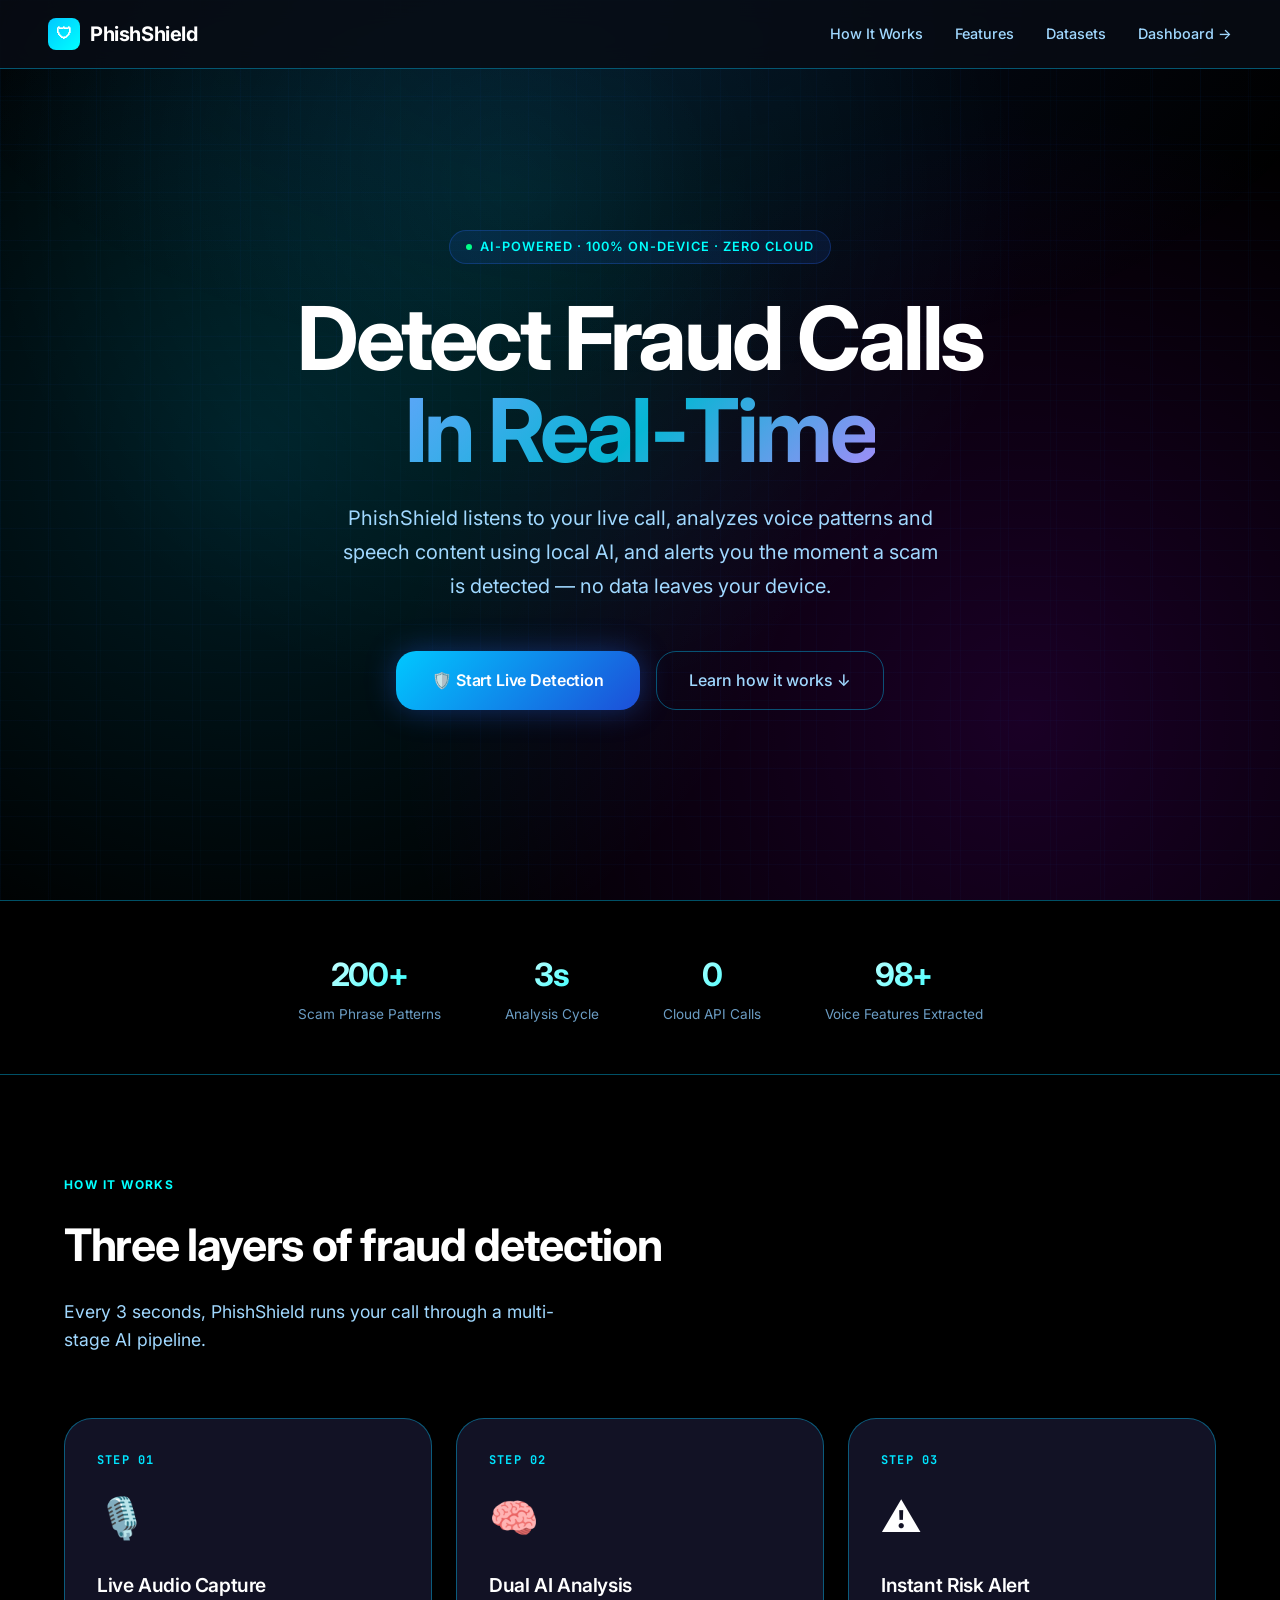
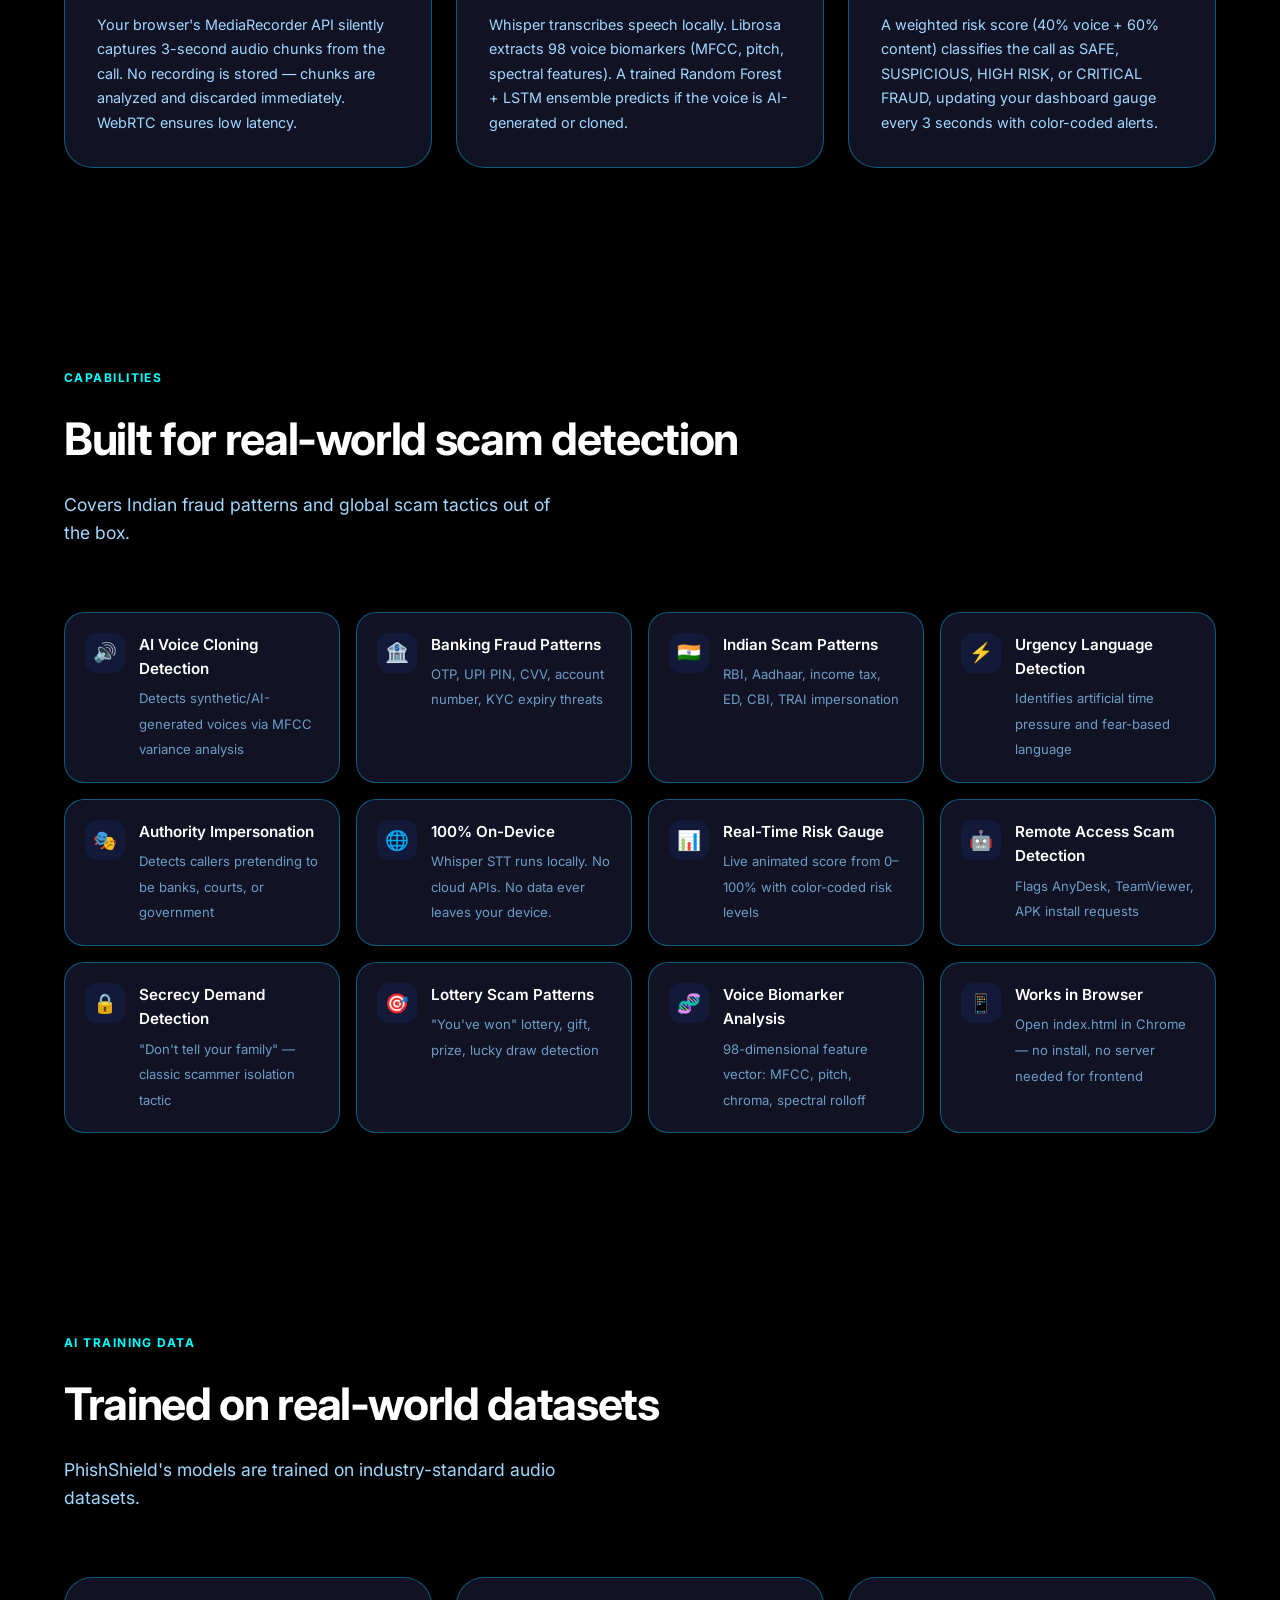
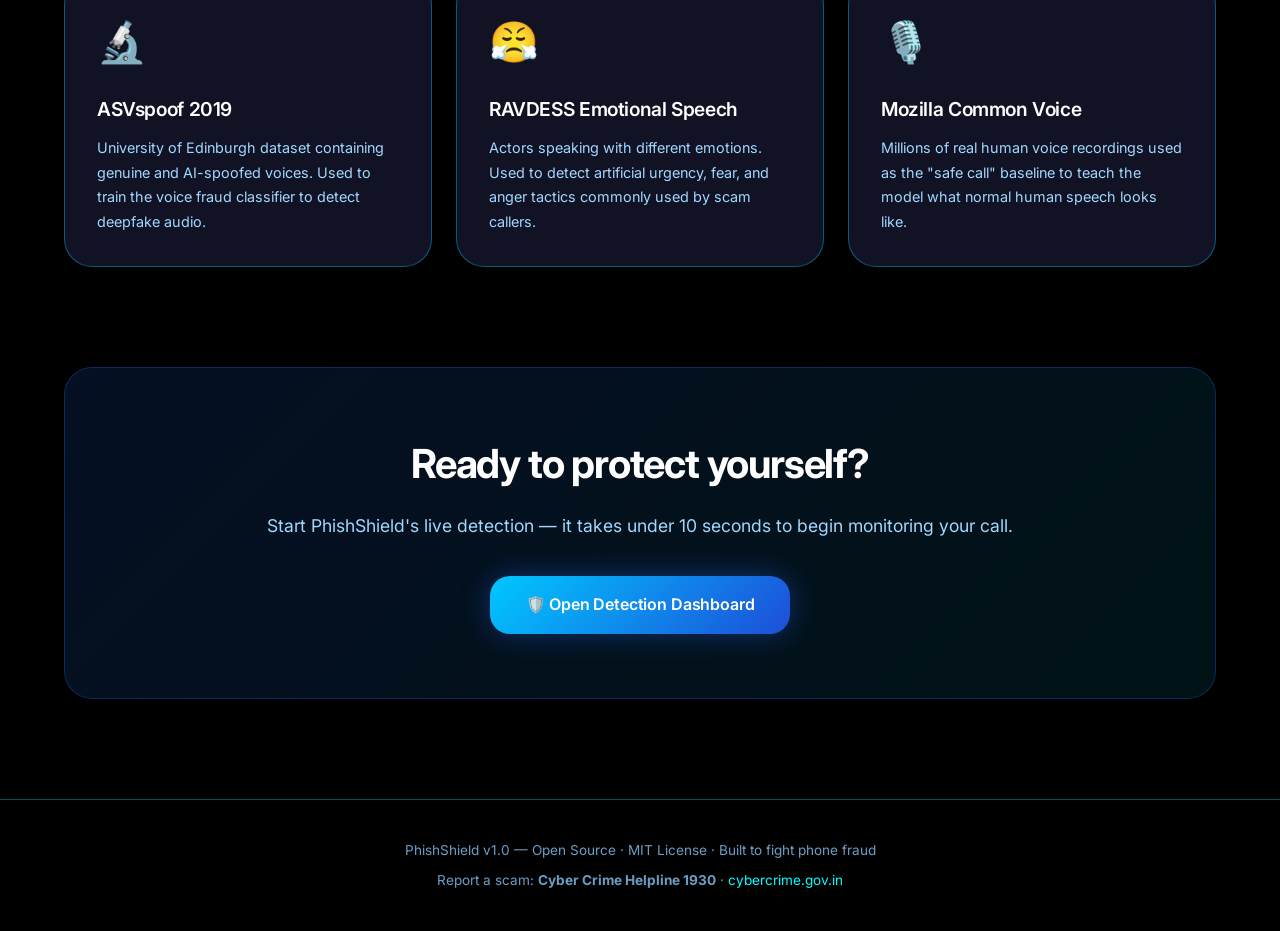
<file: frontend/index.html>
<!DOCTYPE html>
<html lang="en">
<head>
  <meta charset="UTF-8" />
  <meta name="viewport" content="width=device-width, initial-scale=1.0" />
  <title>PhishShield — Live AI Fraud Call Detection</title>
  <meta name="description" content="Real-time AI-powered fraud and scam call detection. Protect yourself from phone scams instantly." />
  <link rel="stylesheet" href="style.css" />
  <link rel="icon" href="data:image/svg+xml,<svg xmlns='http://www.w3.org/2000/svg' viewBox='0 0 100 100'><text y='.9em' font-size='90'>🛡️</text></svg>" />
</head>
<body>

  <!-- Background effects -->
  <div class="bg-grid"></div>
  <div class="bg-radial"></div>

  <!-- Navigation -->
  <nav class="nav">
    <div class="nav-logo">
      <div class="shield-icon">🛡</div>
      PhishShield
    </div>
    <ul class="nav-links">
      <li><a href="#how-it-works">How It Works</a></li>
      <li><a href="#features">Features</a></li>
      <li><a href="#datasets">Datasets</a></li>
      <li><a href="dashboard.html">Dashboard →</a></li>
    </ul>
  </nav>

  <!-- Hero -->
  <section class="hero">
    <div class="hero-badge">
      <span class="dot"></span>
      AI-Powered · 100% On-Device · Zero Cloud
    </div>

    <h1 class="hero-title">
      Detect Fraud Calls<br />
      <span class="gradient-text">In Real‑Time</span>
    </h1>

    <p class="hero-subtitle">
      PhishShield listens to your live call, analyzes voice patterns and speech content
      using local AI, and alerts you the moment a scam is detected — no data leaves your device.
    </p>

    <div class="hero-cta">
      <a href="dashboard.html" class="btn-primary">
        🛡️ Start Live Detection
      </a>
      <a href="#how-it-works" class="btn-secondary">
        Learn how it works ↓
      </a>
    </div>
  </section>

  <!-- Stats -->
  <div class="stats-strip">
    <div class="stat-item">
      <div class="stat-value">200+</div>
      <div class="stat-label">Scam Phrase Patterns</div>
    </div>
    <div class="stat-item">
      <div class="stat-value">3s</div>
      <div class="stat-label">Analysis Cycle</div>
    </div>
    <div class="stat-item">
      <div class="stat-value">0</div>
      <div class="stat-label">Cloud API Calls</div>
    </div>
    <div class="stat-item">
      <div class="stat-value">98+</div>
      <div class="stat-label">Voice Features Extracted</div>
    </div>
  </div>

  <!-- How It Works -->
  <section class="section" id="how-it-works">
    <div class="section-label">How It Works</div>
    <h2 class="section-title">Three layers of fraud detection</h2>
    <p class="section-subtitle">Every 3 seconds, PhishShield runs your call through a multi-stage AI pipeline.</p>

    <div class="steps-grid">
      <div class="step-card">
        <div class="step-number">STEP 01</div>
        <span class="step-icon">🎙️</span>
        <h3 class="step-title">Live Audio Capture</h3>
        <p class="step-desc">
          Your browser's MediaRecorder API silently captures 3-second audio chunks
          from the call. No recording is stored — chunks are analyzed and discarded
          immediately. WebRTC ensures low latency.
        </p>
      </div>

      <div class="step-card">
        <div class="step-number">STEP 02</div>
        <span class="step-icon">🧠</span>
        <h3 class="step-title">Dual AI Analysis</h3>
        <p class="step-desc">
          Whisper transcribes speech locally. Librosa extracts 98 voice biomarkers
          (MFCC, pitch, spectral features). A trained Random Forest + LSTM ensemble
          predicts if the voice is AI-generated or cloned.
        </p>
      </div>

      <div class="step-card">
        <div class="step-number">STEP 03</div>
        <span class="step-icon">⚠️</span>
        <h3 class="step-title">Instant Risk Alert</h3>
        <p class="step-desc">
          A weighted risk score (40% voice + 60% content) classifies the call as
          SAFE, SUSPICIOUS, HIGH RISK, or CRITICAL FRAUD, updating your dashboard
          gauge every 3 seconds with color-coded alerts.
        </p>
      </div>
    </div>
  </section>

  <!-- Features -->
  <section class="section" id="features">
    <div class="section-label">Capabilities</div>
    <h2 class="section-title">Built for real-world scam detection</h2>
    <p class="section-subtitle">Covers Indian fraud patterns and global scam tactics out of the box.</p>

    <div class="features-grid">
      <div class="feature-item">
        <div class="feature-icon">🔊</div>
        <div class="feature-text">
          <strong>AI Voice Cloning Detection</strong>
          <span>Detects synthetic/AI-generated voices via MFCC variance analysis</span>
        </div>
      </div>

      <div class="feature-item">
        <div class="feature-icon">🏦</div>
        <div class="feature-text">
          <strong>Banking Fraud Patterns</strong>
          <span>OTP, UPI PIN, CVV, account number, KYC expiry threats</span>
        </div>
      </div>

      <div class="feature-item">
        <div class="feature-icon">🇮🇳</div>
        <div class="feature-text">
          <strong>Indian Scam Patterns</strong>
          <span>RBI, Aadhaar, income tax, ED, CBI, TRAI impersonation</span>
        </div>
      </div>

      <div class="feature-item">
        <div class="feature-icon">⚡</div>
        <div class="feature-text">
          <strong>Urgency Language Detection</strong>
          <span>Identifies artificial time pressure and fear-based language</span>
        </div>
      </div>

      <div class="feature-item">
        <div class="feature-icon">🎭</div>
        <div class="feature-text">
          <strong>Authority Impersonation</strong>
          <span>Detects callers pretending to be banks, courts, or government</span>
        </div>
      </div>

      <div class="feature-item">
        <div class="feature-icon">🌐</div>
        <div class="feature-text">
          <strong>100% On-Device</strong>
          <span>Whisper STT runs locally. No cloud APIs. No data ever leaves your device.</span>
        </div>
      </div>

      <div class="feature-item">
        <div class="feature-icon">📊</div>
        <div class="feature-text">
          <strong>Real-Time Risk Gauge</strong>
          <span>Live animated score from 0–100% with color-coded risk levels</span>
        </div>
      </div>

      <div class="feature-item">
        <div class="feature-icon">🤖</div>
        <div class="feature-text">
          <strong>Remote Access Scam Detection</strong>
          <span>Flags AnyDesk, TeamViewer, APK install requests</span>
        </div>
      </div>

      <div class="feature-item">
        <div class="feature-icon">🔒</div>
        <div class="feature-text">
          <strong>Secrecy Demand Detection</strong>
          <span>"Don't tell your family" — classic scammer isolation tactic</span>
        </div>
      </div>

      <div class="feature-item">
        <div class="feature-icon">🎯</div>
        <div class="feature-text">
          <strong>Lottery Scam Patterns</strong>
          <span>"You've won" lottery, gift, prize, lucky draw detection</span>
        </div>
      </div>

      <div class="feature-item">
        <div class="feature-icon">🧬</div>
        <div class="feature-text">
          <strong>Voice Biomarker Analysis</strong>
          <span>98-dimensional feature vector: MFCC, pitch, chroma, spectral rolloff</span>
        </div>
      </div>

      <div class="feature-item">
        <div class="feature-icon">📱</div>
        <div class="feature-text">
          <strong>Works in Browser</strong>
          <span>Open index.html in Chrome — no install, no server needed for frontend</span>
        </div>
      </div>
    </div>
  </section>

  <!-- Datasets -->
  <section class="section" id="datasets">
    <div class="section-label">AI Training Data</div>
    <h2 class="section-title">Trained on real-world datasets</h2>
    <p class="section-subtitle">PhishShield's models are trained on industry-standard audio datasets.</p>

    <div class="steps-grid">
      <div class="step-card">
        <span class="step-icon">🔬</span>
        <h3 class="step-title">ASVspoof 2019</h3>
        <p class="step-desc">
          University of Edinburgh dataset containing genuine and AI-spoofed voices.
          Used to train the voice fraud classifier to detect deepfake audio.
        </p>
      </div>

      <div class="step-card">
        <span class="step-icon">😤</span>
        <h3 class="step-title">RAVDESS Emotional Speech</h3>
        <p class="step-desc">
          Actors speaking with different emotions. Used to detect artificial urgency,
          fear, and anger tactics commonly used by scam callers.
        </p>
      </div>

      <div class="step-card">
        <span class="step-icon">🎙️</span>
        <h3 class="step-title">Mozilla Common Voice</h3>
        <p class="step-desc">
          Millions of real human voice recordings used as the "safe call" baseline
          to teach the model what normal human speech looks like.
        </p>
      </div>
    </div>
  </section>

  <!-- CTA -->
  <div class="cta-banner">
    <h2>Ready to protect yourself?</h2>
    <p>Start PhishShield's live detection — it takes under 10 seconds to begin monitoring your call.</p>
    <a href="dashboard.html" class="btn-primary">
      🛡️ Open Detection Dashboard
    </a>
  </div>

  <!-- Footer -->
  <footer class="footer">
    <p>PhishShield v1.0 — Open Source · MIT License · Built to fight phone fraud</p>
    <p style="margin-top: 8px;">
      Report a scam: <strong>Cyber Crime Helpline 1930</strong> · 
      <a href="https://cybercrime.gov.in" target="_blank">cybercrime.gov.in</a>
    </p>
  </footer>

</body>
</html>
</file>
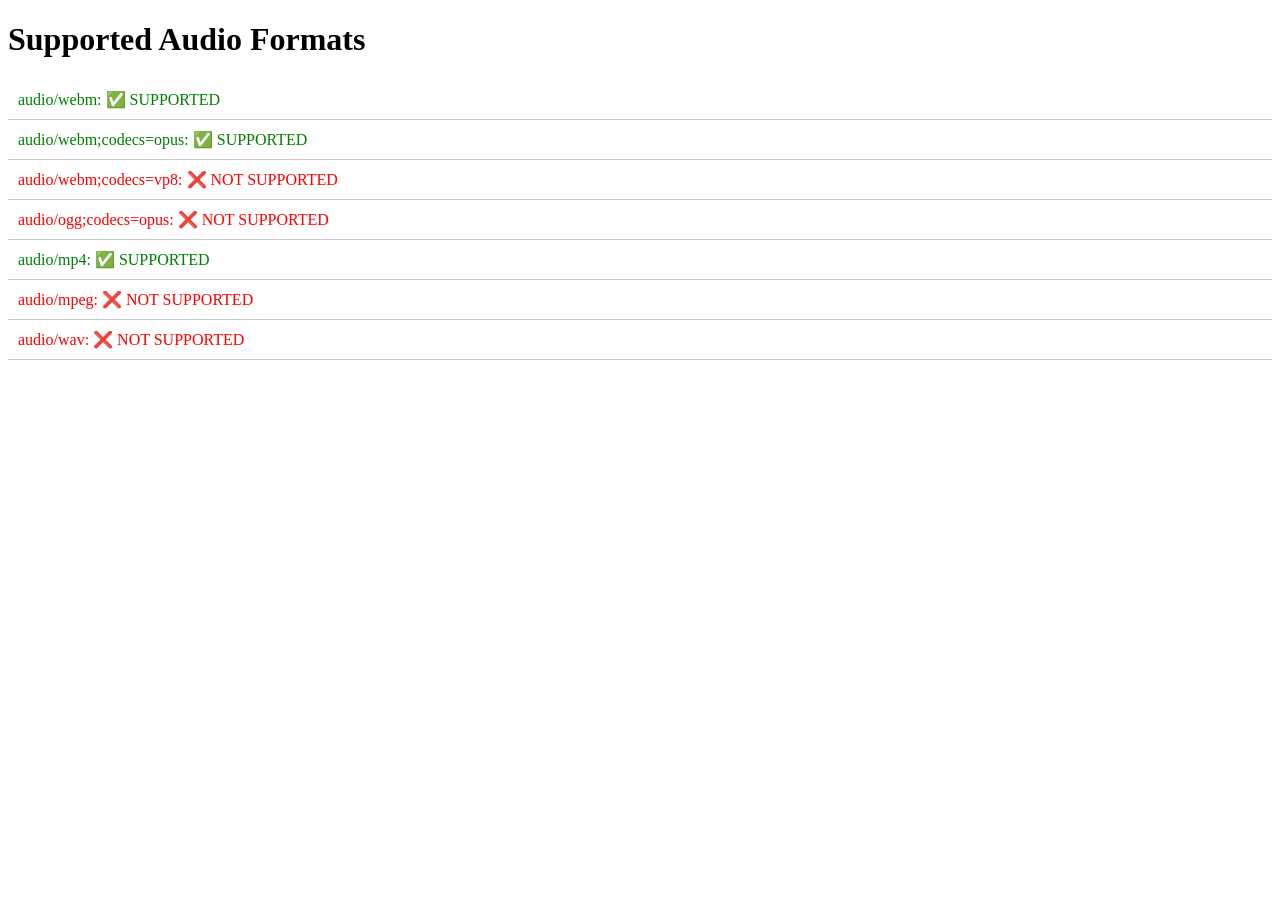
<file: test-audio-formats.html>
<!DOCTYPE html>
<html>
<head>
    <title>Test Audio Formats</title>
</head>
<body>
    <h1>Supported Audio Formats</h1>
    <div id="results"></div>
    
    <script>
        const formats = [
            'audio/webm',
            'audio/webm;codecs=opus',
            'audio/webm;codecs=vp8',
            'audio/ogg;codecs=opus',
            'audio/mp4',
            'audio/mpeg',
            'audio/wav'
        ];
        
        const results = document.getElementById('results');
        
        formats.forEach(format => {
            const supported = MediaRecorder.isTypeSupported(format);
            const div = document.createElement('div');
            div.textContent = `${format}: ${supported ? '✅ SUPPORTED' : '❌ NOT SUPPORTED'}`;
            div.style.padding = '10px';
            div.style.borderBottom = '1px solid #ccc';
            div.style.color = supported ? 'green' : 'red';
            results.appendChild(div);
        });
    </script>
</body>
</html>
</file>
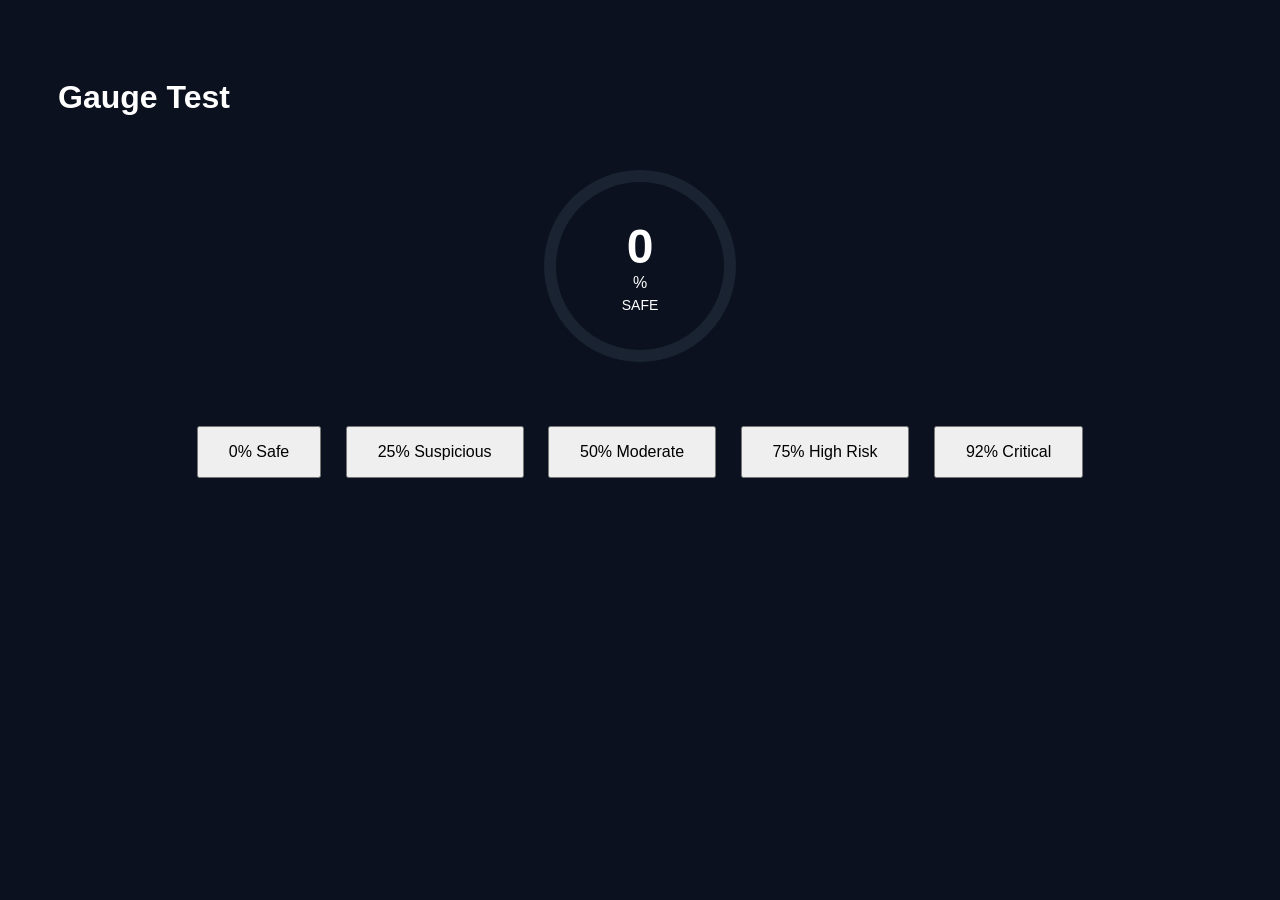
<file: test-gauge.html>
<!DOCTYPE html>
<html>
<head>
    <title>Gauge Test</title>
    <style>
        body { background: #0b111e; color: #fff; font-family: Arial; padding: 50px; }
        button { padding: 15px 30px; margin: 10px; font-size: 16px; cursor: pointer; }
        .gauge-wrapper { width: 200px; height: 200px; position: relative; margin: 50px auto; }
        .gauge-svg { width: 100%; height: 100%; transform: rotate(-90deg); }
        .gauge-track { fill: none; stroke: #1a2332; stroke-width: 12; }
        .gauge-fill { fill: none; stroke: #22c55e; stroke-width: 12; 
                      stroke-dasharray: 565.49; stroke-dashoffset: 565.49; 
                      transition: stroke-dashoffset 1s ease, stroke 0.3s ease; }
        .gauge-center { position: absolute; top: 50%; left: 50%; transform: translate(-50%, -50%); text-align: center; }
        .gauge-score { font-size: 48px; font-weight: bold; }
        .gauge-level { font-size: 14px; margin-top: 5px; }
        .green .gauge-fill { stroke: #22c55e; }
        .yellow .gauge-fill { stroke: #eab308; }
        .orange .gauge-fill { stroke: #f97316; }
        .red .gauge-fill { stroke: #ef4444; }
    </style>
</head>
<body>
    <h1>Gauge Test</h1>
    
    <div class="gauge-wrapper green" id="gauge-wrapper">
        <svg class="gauge-svg" viewBox="0 0 200 200">
            <circle class="gauge-track" cx="100" cy="100" r="90" />
            <circle class="gauge-fill" id="gauge-fill" cx="100" cy="100" r="90" />
        </svg>
        <div class="gauge-center">
            <div class="gauge-score" id="gauge-score">0</div>
            <div class="gauge-percent">%</div>
            <div class="gauge-level" id="gauge-level">SAFE</div>
        </div>
    </div>
    
    <div style="text-align: center;">
        <button onclick="testGauge(0, 'SAFE', 'green')">0% Safe</button>
        <button onclick="testGauge(25, 'SUSPICIOUS', 'yellow')">25% Suspicious</button>
        <button onclick="testGauge(50, 'MODERATE', 'yellow')">50% Moderate</button>
        <button onclick="testGauge(75, 'HIGH RISK', 'orange')">75% High Risk</button>
        <button onclick="testGauge(92, 'CRITICAL FRAUD', 'red')">92% Critical</button>
    </div>
    
    <script>
        const GAUGE_CIRCUMFERENCE = 565.49;
        const gaugeFill = document.getElementById('gauge-fill');
        const gaugeScore = document.getElementById('gauge-score');
        const gaugeLevel = document.getElementById('gauge-level');
        const gaugeWrapper = document.getElementById('gauge-wrapper');
        
        function testGauge(score, level, color) {
            console.log(`Testing: ${score}% ${level} ${color}`);
            
            const offset = GAUGE_CIRCUMFERENCE - (score / 100) * GAUGE_CIRCUMFERENCE;
            
            gaugeFill.style.strokeDashoffset = offset;
            gaugeScore.textContent = score;
            gaugeLevel.textContent = level;
            gaugeWrapper.className = `gauge-wrapper ${color}`;
            
            console.log(`Updated: offset=${offset}, score=${score}, level=${level}, color=${color}`);
        }
    </script>
</body>
</html>
</file>
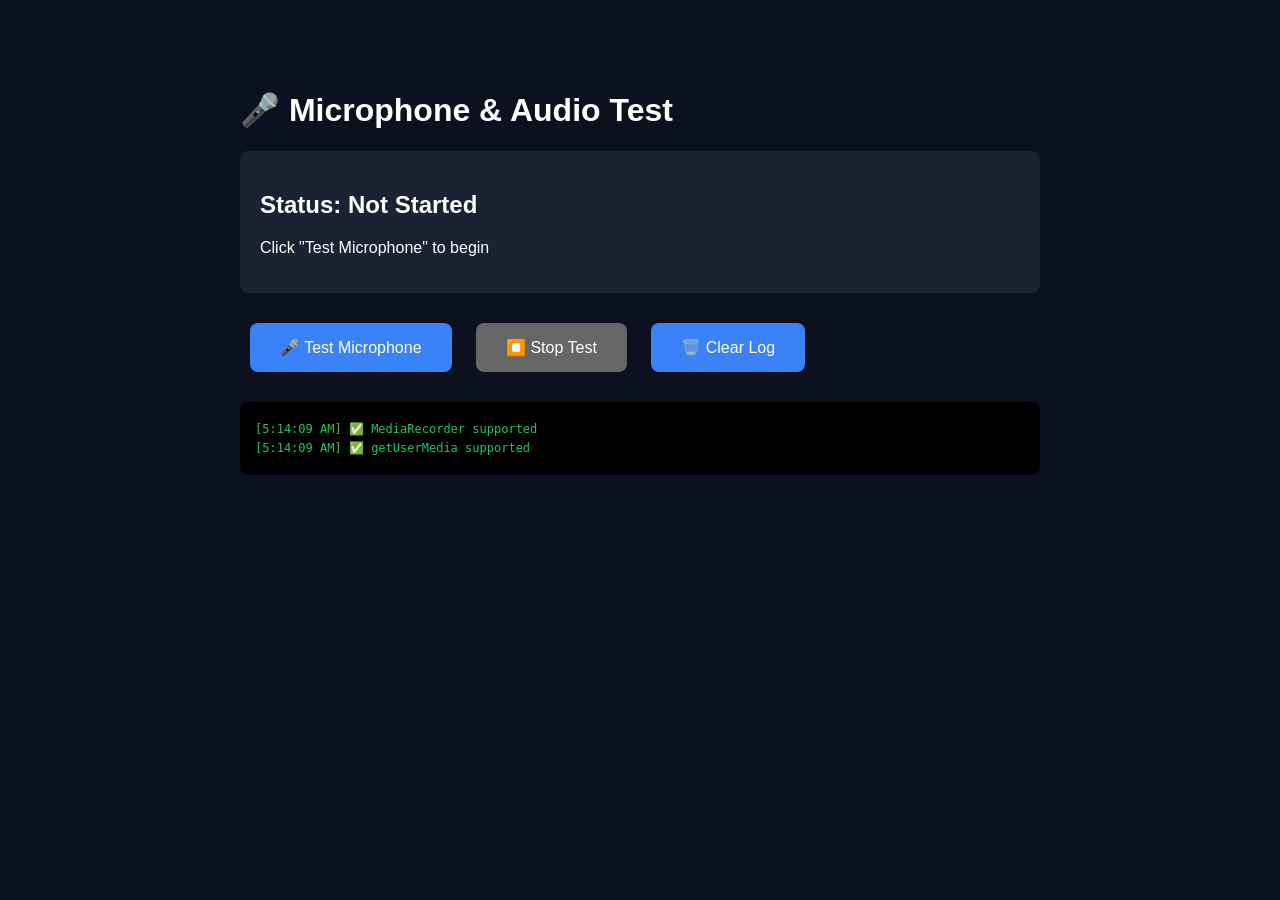
<file: test-microphone.html>
<!DOCTYPE html>
<html lang="en">
<head>
    <meta charset="UTF-8">
    <meta name="viewport" content="width=device-width, initial-scale=1.0">
    <title>Microphone Test</title>
    <style>
        body {
            font-family: Arial, sans-serif;
            max-width: 800px;
            margin: 50px auto;
            padding: 20px;
            background: #0b111e;
            color: #fff;
        }
        .status {
            padding: 20px;
            margin: 20px 0;
            border-radius: 8px;
            background: #1a2332;
        }
        button {
            padding: 15px 30px;
            font-size: 16px;
            margin: 10px;
            cursor: pointer;
            border: none;
            border-radius: 8px;
            background: #3b82f6;
            color: white;
        }
        button:hover {
            background: #2563eb;
        }
        button:disabled {
            background: #666;
            cursor: not-allowed;
        }
        .log {
            background: #000;
            padding: 15px;
            border-radius: 8px;
            font-family: monospace;
            font-size: 12px;
            max-height: 400px;
            overflow-y: auto;
            margin-top: 20px;
        }
        .log div {
            margin: 5px 0;
        }
        .success { color: #22c55e; }
        .error { color: #ef4444; }
        .info { color: #3b82f6; }
        .warning { color: #eab308; }
    </style>
</head>
<body>
    <h1>🎤 Microphone & Audio Test</h1>
    
    <div class="status">
        <h2>Status: <span id="status">Not Started</span></h2>
        <p id="info">Click "Test Microphone" to begin</p>
    </div>
    
    <div>
        <button id="btnTest" onclick="testMicrophone()">🎤 Test Microphone</button>
        <button id="btnStop" onclick="stopTest()" disabled>⏹️ Stop Test</button>
        <button onclick="clearLog()">🗑️ Clear Log</button>
    </div>
    
    <div class="log" id="log"></div>
    
    <script>
        let mediaRecorder = null;
        let audioStream = null;
        let chunkCount = 0;
        
        function log(message, type = 'info') {
            const logDiv = document.getElementById('log');
            const entry = document.createElement('div');
            entry.className = type;
            entry.textContent = `[${new Date().toLocaleTimeString()}] ${message}`;
            logDiv.appendChild(entry);
            logDiv.scrollTop = logDiv.scrollHeight;
            console.log(message);
        }
        
        function setStatus(text, info = '') {
            document.getElementById('status').textContent = text;
            document.getElementById('info').textContent = info;
        }
        
        function clearLog() {
            document.getElementById('log').innerHTML = '';
        }
        
        async function testMicrophone() {
            log('🎤 Starting microphone test...', 'info');
            setStatus('Testing...', 'Requesting microphone access');
            
            document.getElementById('btnTest').disabled = true;
            document.getElementById('btnStop').disabled = false;
            
            try {
                // Request microphone
                log('📋 Requesting microphone permission...', 'info');
                audioStream = await navigator.mediaDevices.getUserMedia({
                    audio: {
                        channelCount: 1,
                        sampleRate: 16000,
                        echoCancellation: true,
                        noiseSuppression: true,
                    }
                });
                
                log('✅ Microphone access granted!', 'success');
                setStatus('Recording', 'Microphone is active');
                
                // Get audio tracks info
                const tracks = audioStream.getAudioTracks();
                log(`📊 Audio tracks: ${tracks.length}`, 'info');
                tracks.forEach((track, i) => {
                    log(`   Track ${i}: ${track.label} (${track.kind})`, 'info');
                    log(`   Settings: ${JSON.stringify(track.getSettings())}`, 'info');
                });
                
                // Create MediaRecorder
                const options = { mimeType: 'audio/webm;codecs=opus' };
                mediaRecorder = new MediaRecorder(audioStream, options);
                
                log(`✅ MediaRecorder created (${options.mimeType})`, 'success');
                
                chunkCount = 0;
                
                // Handle data available
                mediaRecorder.ondataavailable = (event) => {
                    if (!event.data || event.data.size === 0) {
                        log('⚠️ Empty audio chunk received', 'warning');
                        return;
                    }
                    
                    chunkCount++;
                    log(`📦 Chunk #${chunkCount}: ${event.data.size} bytes`, 'success');
                    
                    // Try to read the blob
                    const reader = new FileReader();
                    reader.onload = () => {
                        const arrayBuffer = reader.result;
                        log(`   ✅ Chunk readable: ${arrayBuffer.byteLength} bytes`, 'info');
                    };
                    reader.onerror = () => {
                        log(`   ❌ Failed to read chunk`, 'error');
                    };
                    reader.readAsArrayBuffer(event.data);
                };
                
                mediaRecorder.onerror = (event) => {
                    log(`❌ MediaRecorder error: ${event.error}`, 'error');
                };
                
                mediaRecorder.onstop = () => {
                    log('⏹️ MediaRecorder stopped', 'info');
                };
                
                // Start recording with 3-second chunks
                mediaRecorder.start(3000);
                log('🚀 Recording started (3-second chunks)', 'success');
                log('🗣️ SPEAK NOW into your microphone!', 'warning');
                
            } catch (err) {
                log(`❌ Error: ${err.message}`, 'error');
                setStatus('Failed', err.message);
                document.getElementById('btnTest').disabled = false;
                document.getElementById('btnStop').disabled = true;
            }
        }
        
        function stopTest() {
            log('⏹️ Stopping test...', 'info');
            
            if (mediaRecorder && mediaRecorder.state !== 'inactive') {
                mediaRecorder.stop();
            }
            
            if (audioStream) {
                audioStream.getTracks().forEach(track => {
                    track.stop();
                    log(`   Stopped track: ${track.label}`, 'info');
                });
            }
            
            log(`✅ Test complete: ${chunkCount} chunks captured`, 'success');
            setStatus('Stopped', `Captured ${chunkCount} audio chunks`);
            
            document.getElementById('btnTest').disabled = false;
            document.getElementById('btnStop').disabled = true;
        }
        
        // Check browser support
        window.addEventListener('DOMContentLoaded', () => {
            if (!window.MediaRecorder) {
                log('❌ MediaRecorder not supported in this browser', 'error');
                setStatus('Not Supported', 'Use Chrome or Firefox');
                document.getElementById('btnTest').disabled = true;
            } else {
                log('✅ MediaRecorder supported', 'success');
            }
            
            if (!navigator.mediaDevices || !navigator.mediaDevices.getUserMedia) {
                log('❌ getUserMedia not supported', 'error');
                setStatus('Not Supported', 'Microphone API unavailable');
                document.getElementById('btnTest').disabled = true;
            } else {
                log('✅ getUserMedia supported', 'success');
            }
        });
    </script>
</body>
</html>
</file>
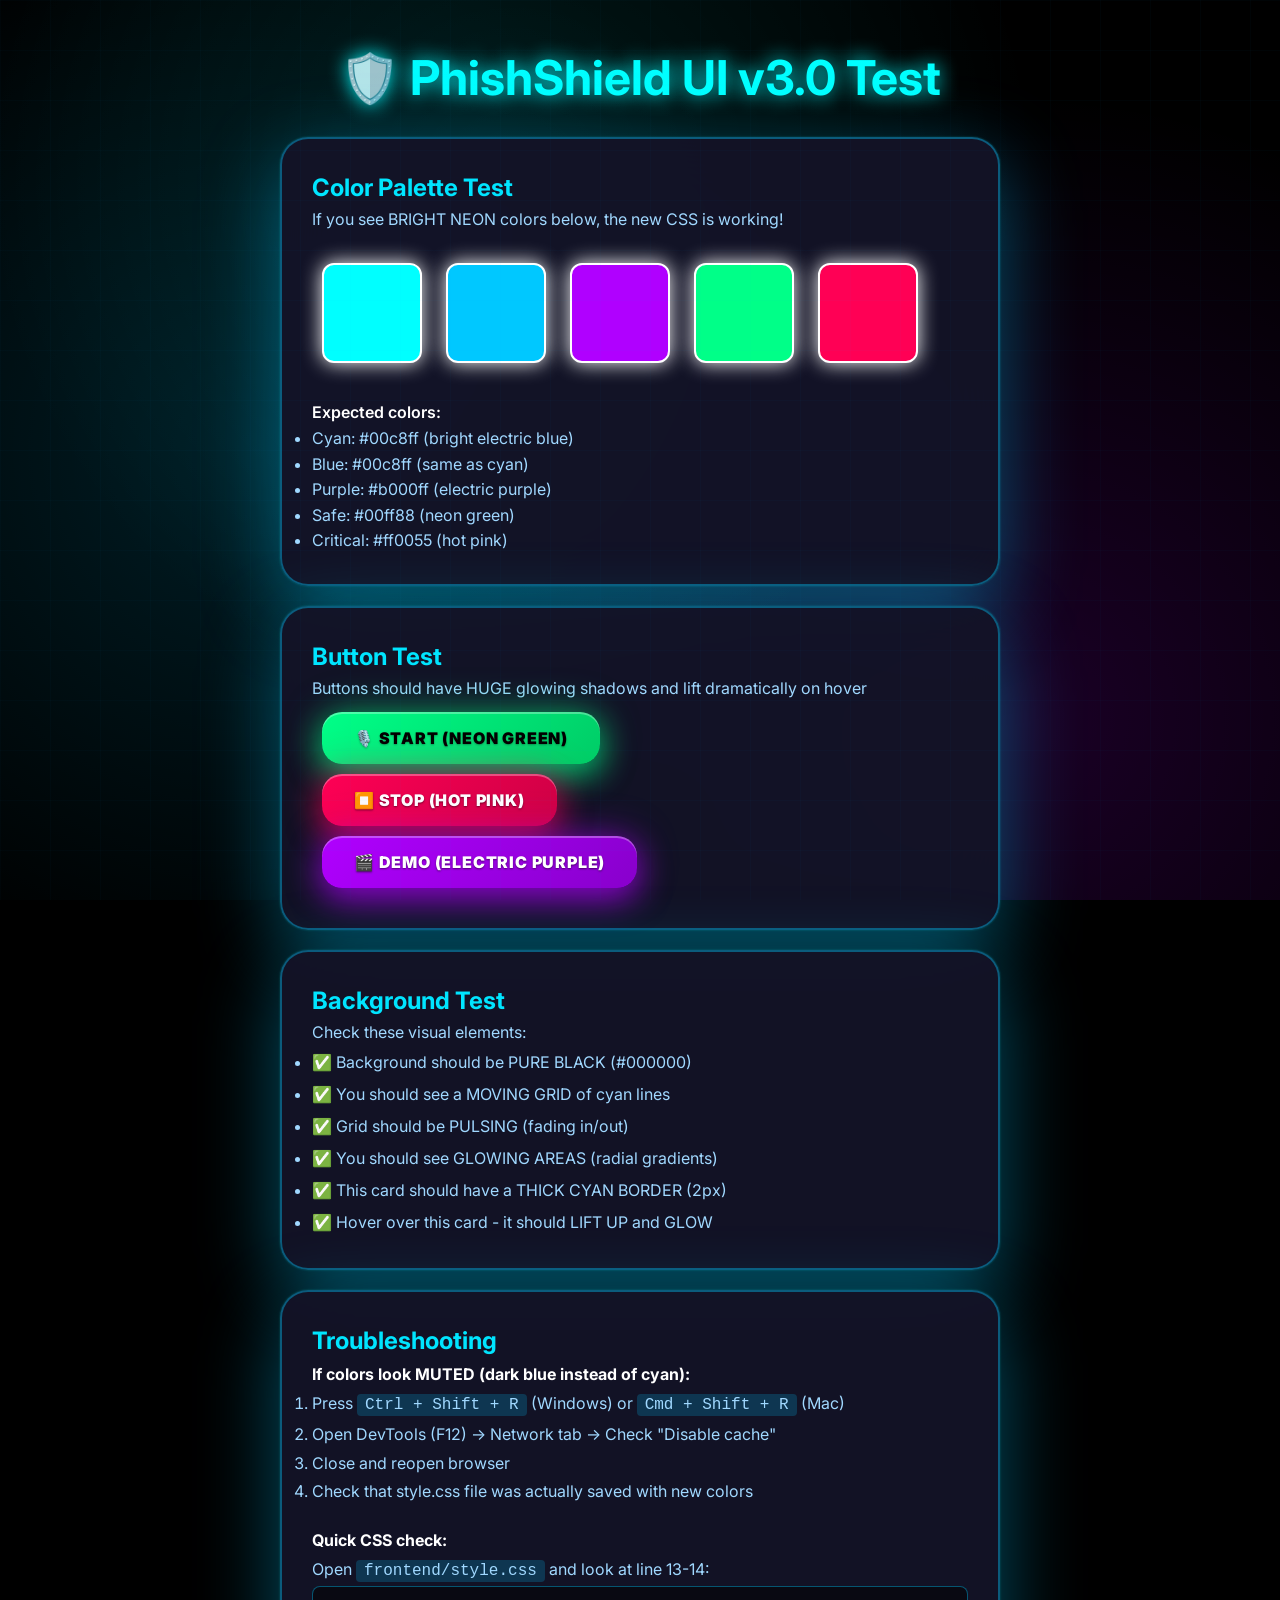
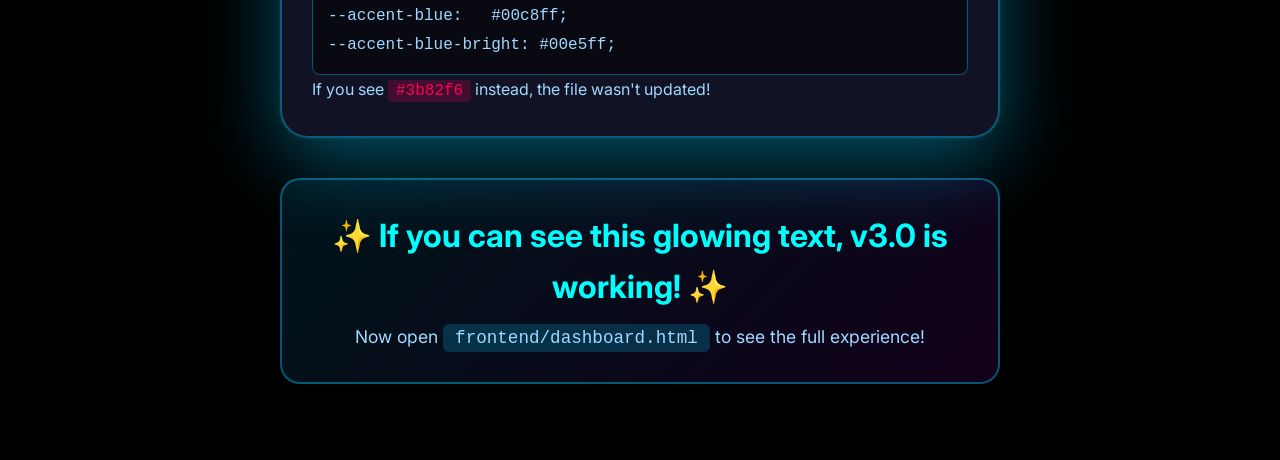
<file: test-ui.html>
<!DOCTYPE html>
<html lang="en">
<head>
  <meta charset="UTF-8">
  <meta name="viewport" content="width=device-width, initial-scale=1.0">
  <title>PhishShield UI Test</title>
  <link rel="stylesheet" href="frontend/style.css?v=3.0">
  <style>
    .test-container {
      padding: 40px;
      max-width: 800px;
      margin: 0 auto;
    }
    .test-card {
      background: var(--bg-card);
      border: 2px solid var(--border);
      border-radius: var(--radius-lg);
      padding: 30px;
      margin: 20px 0;
      backdrop-filter: blur(30px);
      box-shadow: var(--shadow-premium);
    }
    .color-swatch {
      display: inline-block;
      width: 100px;
      height: 100px;
      margin: 10px;
      border-radius: 12px;
      border: 2px solid white;
      box-shadow: 0 0 20px currentColor;
    }
    .test-button {
      padding: 16px 32px;
      margin: 10px;
      border: none;
      border-radius: 20px;
      font-size: 1rem;
      font-weight: 900;
      cursor: pointer;
      text-transform: uppercase;
      letter-spacing: 0.05em;
    }
  </style>
</head>
<body>
  <div class="test-container">
    <h1 style="text-align: center; color: var(--accent-cyan); font-size: 3rem; text-shadow: 0 0 20px var(--accent-cyan);">
      🛡️ PhishShield UI v3.0 Test
    </h1>
    
    <div class="test-card">
      <h2 style="color: var(--accent-blue-bright);">Color Palette Test</h2>
      <p style="color: var(--text-secondary);">If you see BRIGHT NEON colors below, the new CSS is working!</p>
      
      <div style="margin: 20px 0;">
        <div class="color-swatch" style="background: var(--accent-cyan);" title="Cyan"></div>
        <div class="color-swatch" style="background: var(--accent-blue);" title="Blue"></div>
        <div class="color-swatch" style="background: var(--accent-purple);" title="Purple"></div>
        <div class="color-swatch" style="background: var(--safe);" title="Safe Green"></div>
        <div class="color-swatch" style="background: var(--crit);" title="Critical Pink"></div>
      </div>
      
      <p style="color: var(--text-primary); font-weight: 600;">
        Expected colors:
      </p>
      <ul style="color: var(--text-secondary);">
        <li>Cyan: #00c8ff (bright electric blue)</li>
        <li>Blue: #00c8ff (same as cyan)</li>
        <li>Purple: #b000ff (electric purple)</li>
        <li>Safe: #00ff88 (neon green)</li>
        <li>Critical: #ff0055 (hot pink)</li>
      </ul>
    </div>

    <div class="test-card">
      <h2 style="color: var(--accent-blue-bright);">Button Test</h2>
      <p style="color: var(--text-secondary);">Buttons should have HUGE glowing shadows and lift dramatically on hover</p>
      
      <button class="test-button btn-start">🎙️ Start (Neon Green)</button>
      <button class="test-button btn-stop">⏹️ Stop (Hot Pink)</button>
      <button class="test-button btn-demo">🎬 Demo (Electric Purple)</button>
    </div>

    <div class="test-card">
      <h2 style="color: var(--accent-blue-bright);">Background Test</h2>
      <p style="color: var(--text-secondary);">Check these visual elements:</p>
      <ul style="color: var(--text-secondary); line-height: 2;">
        <li>✅ Background should be PURE BLACK (#000000)</li>
        <li>✅ You should see a MOVING GRID of cyan lines</li>
        <li>✅ Grid should be PULSING (fading in/out)</li>
        <li>✅ You should see GLOWING AREAS (radial gradients)</li>
        <li>✅ This card should have a THICK CYAN BORDER (2px)</li>
        <li>✅ Hover over this card - it should LIFT UP and GLOW</li>
      </ul>
    </div>

    <div class="test-card">
      <h2 style="color: var(--accent-blue-bright);">Troubleshooting</h2>
      <div style="color: var(--text-secondary); line-height: 1.8;">
        <p><strong style="color: var(--text-primary);">If colors look MUTED (dark blue instead of cyan):</strong></p>
        <ol>
          <li>Press <code style="background: rgba(0,200,255,0.2); padding: 2px 8px; border-radius: 4px;">Ctrl + Shift + R</code> (Windows) or <code style="background: rgba(0,200,255,0.2); padding: 2px 8px; border-radius: 4px;">Cmd + Shift + R</code> (Mac)</li>
          <li>Open DevTools (F12) → Network tab → Check "Disable cache"</li>
          <li>Close and reopen browser</li>
          <li>Check that style.css file was actually saved with new colors</li>
        </ol>
        
        <p style="margin-top: 20px;"><strong style="color: var(--text-primary);">Quick CSS check:</strong></p>
        <p>Open <code style="background: rgba(0,200,255,0.2); padding: 2px 8px; border-radius: 4px;">frontend/style.css</code> and look at line 13-14:</p>
        <pre style="background: rgba(0,0,0,0.5); padding: 15px; border-radius: 8px; border: 1px solid var(--border); overflow-x: auto;">--accent-blue:   #00c8ff;
--accent-blue-bright: #00e5ff;</pre>
        <p>If you see <code style="background: rgba(255,0,85,0.2); padding: 2px 8px; border-radius: 4px; color: var(--crit);">#3b82f6</code> instead, the file wasn't updated!</p>
      </div>
    </div>

    <div style="text-align: center; margin: 40px 0; padding: 30px; background: linear-gradient(135deg, rgba(0,200,255,0.1), rgba(176,0,255,0.1)); border-radius: 20px; border: 2px solid var(--border);">
      <h2 style="color: var(--accent-cyan); font-size: 2rem; margin-bottom: 10px;">
        ✨ If you can see this glowing text, v3.0 is working! ✨
      </h2>
      <p style="color: var(--text-secondary); font-size: 1.1rem;">
        Now open <code style="background: rgba(0,200,255,0.2); padding: 4px 12px; border-radius: 6px;">frontend/dashboard.html</code> to see the full experience!
      </p>
    </div>
  </div>
</body>
</html>
</file>
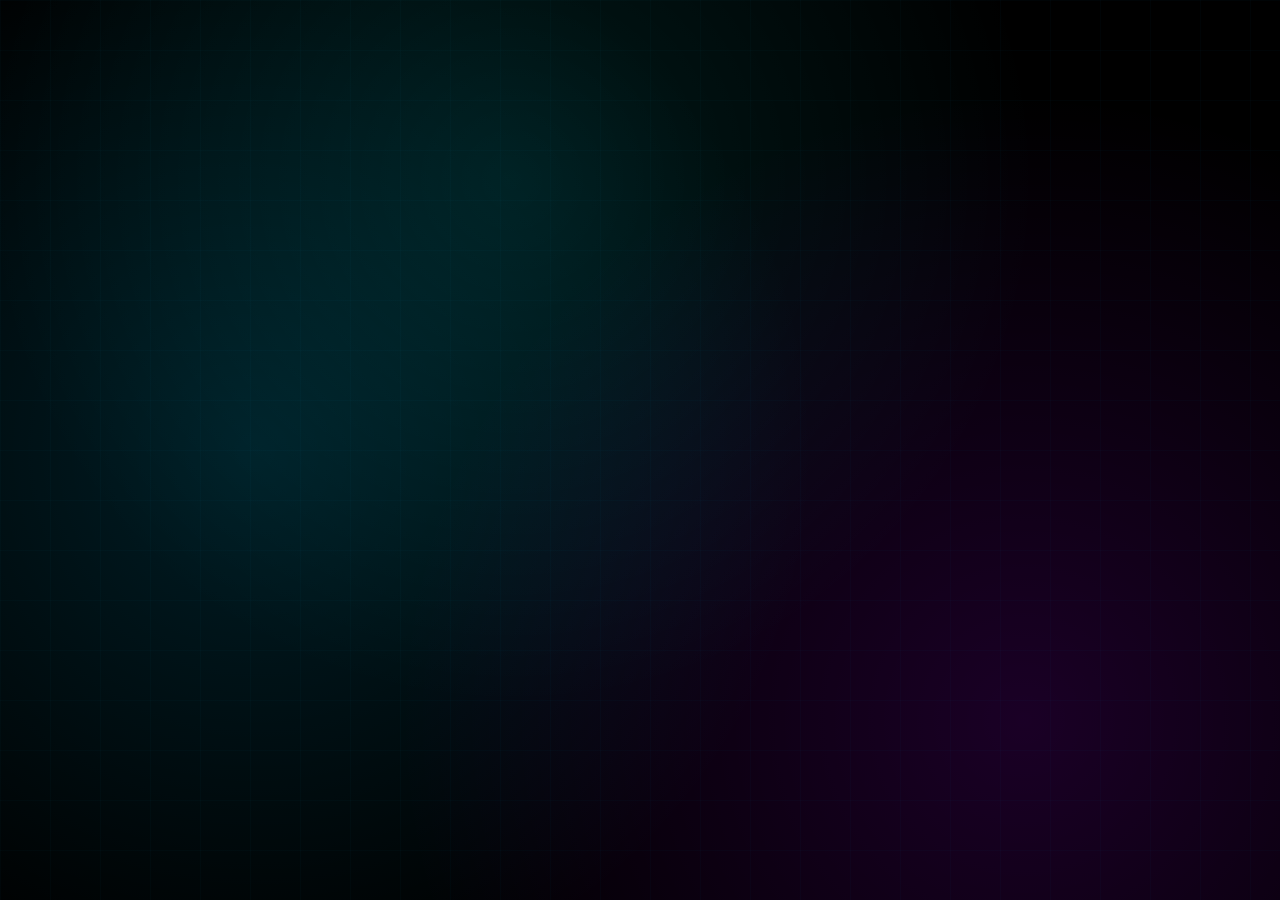
<file: frontend/dashboard-working.html>
<!DOCTYPE html>
<html lang="en">
<head>
  <meta charset="UTF-8">
  <meta name="viewport" content="width=device-width, initial-scale=1.0">
  <title>PhishShield - Working Dashboard</title>
  <link rel="stylesheet" href="style.css">
  <style>
    .test-section {
      background: #1a2332;
      padding: 20px;
      margin: 20px 0;
      border-radius: 8px;
      border: 2px solid #3b82f6;
    }
    .test-section h3 {
      color: #3b82f6;
      margin-top: 0;
    }
    .result-box {
      background: #0b111e;
      padding: 15px;
      margin: 10px 0;
      border-radius: 4px;
      font-family:
</file>
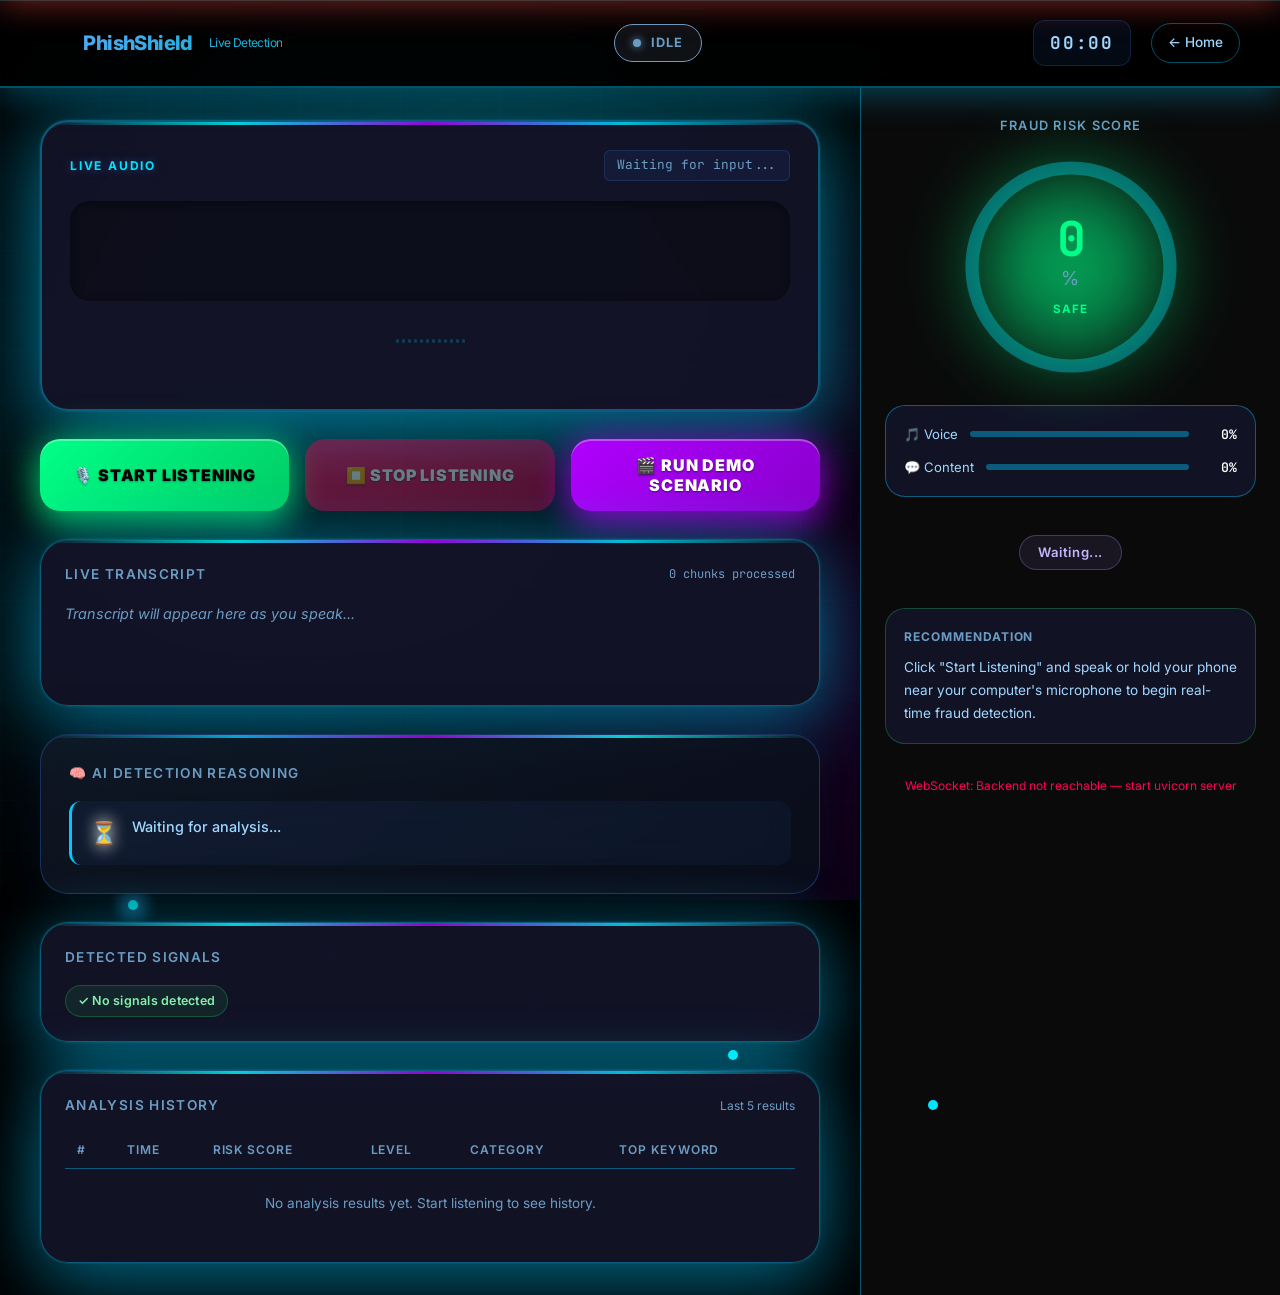
<file: frontend/dashboard.html>
<!DOCTYPE html>
<html lang="en">
<head>
  <meta charset="UTF-8" />
  <meta name="viewport" content="width=device-width, initial-scale=1.0" />
  <title>PhishShield — Live Detection Dashboard</title>
  <link rel="stylesheet" href="style.css?v=3.2" />
  <link rel="icon" href="data:image/svg+xml,<svg xmlns='http://www.w3.org/2000/svg' viewBox='0 0 100 100'><text y='.9em' font-size='90'>🛡️</text></svg>" />
</head>
<body>

  <!-- ── FULL-SCREEN FRAUD OVERLAY (CINEMATIC) ─────────────────────── -->
  <div id="fraud-overlay" class="fraud-overlay hidden">
    <div class="fraud-box">
      <div class="fraud-icon">🚨</div>
      <div class="fraud-title">FRAUD DETECTED</div>
      <p class="fraud-subtitle">Do NOT share OTP, PIN, or sensitive data</p>
      <button class="fraud-dismiss" onclick="dismissFraudOverlay()">I Understand</button>
    </div>
  </div>

  <!-- ── ALERT BANNER (slides down from top on high risk) ─────────── -->
  <div class="alert-banner" id="alert-banner" role="alert" aria-live="assertive">
    <div class="alert-inner" id="alert-inner">
      <div class="alert-content">
        <span class="alert-icon" id="alert-icon">🚨</span>
        <div class="alert-message">
          <strong id="alert-title">CRITICAL FRAUD DETECTED</strong>
          <span id="alert-subtitle">Hang up immediately. Do not share any information.</span>
        </div>
      </div>
      <button class="alert-close" onclick="dismissAlert()">Dismiss</button>
    </div>
  </div>

  <!-- ── MAIN LAYOUT ──────────────────────────────────────────────── -->
  <div class="dashboard-layout">

    <!-- ── TOPBAR ──────────────────────────────────────────────────── -->
    <header class="topbar">
      <div class="topbar-logo">
        <span class="shield">🛡️</span>
        PhishShield
        <span style="font-size:0.75rem; color:var(--text-muted); font-weight:400; margin-left:4px;">
          Live Detection
        </span>
      </div>

      <div id="status-pill" class="status-pill idle">
        <span class="status-dot"></span>
        <span id="status-text">IDLE</span>
      </div>

      <div class="topbar-right">
        <div class="timer-display" id="timer-display">00:00</div>
        <a href="index.html" class="btn-secondary" style="padding:8px 16px; font-size:0.85rem;">
          ← Home
        </a>
      </div>
    </header>

    <!-- ── MAIN PANEL (left/center) ──────────────────────────────── -->
    <main class="main-panel">

      <!-- Mic Error Message -->
      <div class="mic-error" id="mic-error">
        <strong>🎙️ Microphone Access Required</strong><br />
        PhishShield needs microphone permission to listen to calls.<br />
        Click the microphone icon in your browser's address bar and allow access,
        then refresh this page.
      </div>

      <!-- Waveform Visualizer -->
      <div class="waveform-container">
        <div class="waveform-header">
          <span class="waveform-label">Live Audio</span>
          <span class="waveform-status" id="waveform-status">Waiting for input...</span>
        </div>
        <!-- Canvas for real audio waveform -->
        <canvas id="waveform-canvas" width="800" height="80"></canvas>
        <!-- CSS fallback bars shown when idle -->
        <div class="wave-bars" id="wave-bars">
          <div class="wave-bar idle"></div>
          <div class="wave-bar idle"></div>
          <div class="wave-bar idle"></div>
          <div class="wave-bar idle"></div>
          <div class="wave-bar idle"></div>
          <div class="wave-bar idle"></div>
          <div class="wave-bar idle"></div>
          <div class="wave-bar idle"></div>
          <div class="wave-bar idle"></div>
          <div class="wave-bar idle"></div>
          <div class="wave-bar idle"></div>
          <div class="wave-bar idle"></div>
        </div>
      </div>

      <!-- Controls -->
      <div class="controls">
        <button class="btn-start" id="btn-start" onclick="startListening()">
          🎙️ Start Listening
        </button>
        <button class="btn-stop" id="btn-stop" onclick="stopListening()" disabled>
          ⏹️ Stop Listening
        </button>
        <button class="btn-demo" id="btn-demo" onclick="runDemoScenario()">
          🎬 Run Demo Scenario
        </button>
      </div>

      <!-- Transcript -->
      <div class="transcript-panel">
        <div class="panel-header">
          <span class="panel-title">Live Transcript</span>
          <span style="font-size:0.75rem; color:var(--text-muted); font-family:var(--font-mono);"
                id="chunk-counter">0 chunks processed</span>
        </div>
        <div class="transcript-text" id="transcript-text">
          <span class="transcript-placeholder">
            Transcript will appear here as you speak...
          </span>
        </div>
      </div>

      <!-- AI Reasoning Panel (NEW) -->
      <div class="ai-reasoning-panel">
        <div class="panel-header">
          <span class="panel-title">🧠 AI Detection Reasoning</span>
        </div>
        <div class="ai-reasoning-content" id="ai-reasoning">
          <div class="reasoning-item">
            <span class="reasoning-icon">⏳</span>
            <span class="reasoning-text">Waiting for analysis...</span>
          </div>
        </div>
      </div>

      <!-- Signals / Flags -->
      <div class="flags-panel">
        <div class="panel-header">
          <span class="panel-title">Detected Signals</span>
        </div>
        <div class="flags-grid" id="flags-grid">
          <span class="flag-tag none">✓ No signals detected</span>
        </div>
      </div>

      <!-- History Table -->
      <div class="history-panel">
        <div class="panel-header">
          <span class="panel-title">Analysis History</span>
          <span style="font-size:0.75rem; color:var(--text-muted);">Last 5 results</span>
        </div>
        <table class="history-table">
          <thead>
            <tr>
              <th>#</th>
              <th>Time</th>
              <th>Risk Score</th>
              <th>Level</th>
              <th>Category</th>
              <th>Top Keyword</th>
            </tr>
          </thead>
          <tbody id="history-tbody">
            <tr>
              <td colspan="6" style="text-align:center; color:var(--text-muted); padding:24px;">
                No analysis results yet. Start listening to see history.
              </td>
            </tr>
          </tbody>
        </table>
      </div>

    </main>

    <!-- ── SIDEBAR (right panel) ──────────────────────────────────── -->
    <aside class="sidebar">

      <!-- Risk Gauge -->
      <div class="gauge-container">
        <div class="gauge-title">Fraud Risk Score</div>
        <div class="gauge-wrapper safe" id="gauge-wrapper">
          <!-- Animated glow blob -->
          <div class="gauge-glow" id="gauge-glow"></div>

          <!-- SVG Circular gauge -->
          <svg class="gauge-svg" viewBox="0 0 200 200">
            <!-- Background track circle -->
            <circle class="gauge-track" cx="100" cy="100" r="90" />
            <!-- Animated fill arc -->
            <circle class="gauge-fill" id="gauge-fill" cx="100" cy="100" r="90" />
          </svg>

          <!-- Center score display -->
          <div class="gauge-center">
            <div class="gauge-score" id="gauge-score">0</div>
            <div class="gauge-percent">%</div>
            <div class="gauge-level" id="gauge-level">SAFE</div>
          </div>
        </div>
      </div>

      <!-- Score Breakdown -->
      <div class="score-breakdown">
        <div class="breakdown-row">
          <span class="breakdown-label">🎵 Voice</span>
          <div class="breakdown-bar-wrap">
            <div class="breakdown-bar voice" id="voice-bar"></div>
          </div>
          <span class="breakdown-val" id="voice-val">0%</span>
        </div>
        <div class="breakdown-row">
          <span class="breakdown-label">💬 Content</span>
          <div class="breakdown-bar-wrap">
            <div class="breakdown-bar content" id="content-bar"></div>
          </div>
          <span class="breakdown-val" id="content-val">0%</span>
        </div>
      </div>

      <!-- Fraud Category -->
      <div class="category-display">
        <div class="category-tag" id="category-tag">Waiting...</div>
      </div>

      <!-- Recommendation -->
      <div class="recommendation-box safe" id="recommendation-box">
        <div class="recommendation-title">Recommendation</div>
        <div class="recommendation-text" id="recommendation-text">
          Click "Start Listening" and speak or hold your phone near your
          computer's microphone to begin real-time fraud detection.
        </div>
      </div>

      <!-- Connection status -->
      <div style="text-align:center;">
        <span style="font-size:0.75rem; color:var(--text-muted);" id="ws-status">
          WebSocket: Not connected
        </span>
      </div>

    </aside>
  </div><!-- /.dashboard-layout -->

  <script src="app.js?v=4.0"></script>
</body>
</html>
</file>
<file: frontend/style.css>
/* ============================================================
   PhishShield — PREMIUM UI/UX STYLESHEET
   Next-level interactive dashboard with glassmorphism & animations
   ============================================================ */

/* ── Google Fonts import ───────────────────────────────────── */
@import url('https://fonts.googleapis.com/css2?family=Inter:wght@300;400;500;600;700;800;900&family=JetBrains+Mono:wght@400;600&display=swap');

/* ── CSS Variables (PREMIUM VIBRANT THEME) ─────────────────── */
:root {
  --bg-primary:    #000000;
  --bg-secondary:  #0a0a0a;
  --bg-card:       rgba(20, 20, 40, 0.95);
  --bg-card-hover: rgba(30, 30, 60, 0.98);

  --border:        rgba(0, 200, 255, 0.4);
  --border-light:  rgba(0, 200, 255, 0.6);
  --border-glow:   rgba(0, 200, 255, 0.9);

  --text-primary:  #ffffff;
  --text-secondary:#a0d8ff;
  --text-muted:    #6b9dc4;

  --accent-blue:   #00c8ff;
  --accent-blue-bright: #00e5ff;
  --accent-cyan:   #00ffff;
  --accent-purple: #b000ff;
  --accent-glow:   rgba(0, 200, 255, 0.8);

  /* Risk level colors */
  --safe:      #00ff88;
  --safe-glow: rgba(0, 255, 136, 0.6);
  --warn:      #ffaa00;
  --warn-glow: rgba(255, 170, 0, 0.6);
  --high:      #ff6600;
  --high-glow: rgba(255, 102, 0, 0.6);
  --crit:      #ff0055;
  --crit-glow: rgba(255, 0, 85, 0.8);

  --font-main: 'Inter', -apple-system, BlinkMacSystemFont, sans-serif;
  --font-mono: 'JetBrains Mono', monospace;

  --radius-sm: 12px;
  --radius:    20px;
  --radius-lg: 28px;

  --shadow-card: 0 12px 48px rgba(0, 200, 255, 0.3);
  --shadow-glow: 0 0 80px var(--accent-glow);
  --shadow-premium: 0 24px 80px rgba(0, 200, 255, 0.4), 0 0 2px rgba(0, 255, 255, 0.3);
}

/* ── Reset & Base ──────────────────────────────────────────── */
*, *::before, *::after {
  box-sizing: border-box;
  margin: 0;
  padding: 0;
}

html {
  scroll-behavior: smooth;
  font-size: 16px;
}

body {
  font-family: var(--font-main);
  background: var(--bg-primary);
  color: var(--text-primary);
  line-height: 1.6;
  min-height: 100vh;
  -webkit-font-smoothing: antialiased;
  -moz-osx-font-smoothing: grayscale;
  overflow-x: hidden;
  position: relative;
}

/* ── Floating Particles Effect (REMOVED - Only show on interaction) ─── */
/* Particles will only appear when fraud is detected */

.dashboard-layout::before {
  content: '';
  position: fixed;
  width: 10px;
  height: 10px;
  background: var(--accent-cyan);
  border-radius: 50%;
  top: 100%;
  left: 10%;
  box-shadow: 
    0 0 20px var(--accent-cyan),
    200px 50px 0 0 var(--accent-blue),
    0 0 20px var(--accent-blue),
    400px 100px 0 0 var(--accent-purple),
    0 0 20px var(--accent-purple),
    600px 150px 0 0 var(--accent-cyan),
    0 0 20px var(--accent-cyan),
    800px 200px 0 0 var(--accent-blue-bright),
    0 0 20px var(--accent-blue-bright);
  animation: float 15s ease-in-out infinite;
  z-index: 0;
  pointer-events: none;
}

/* ── Animated Background (STATIC - Only animates on fraud) ──── */
body::before {
  content: '';
  position: fixed;
  inset: 0;
  background: 
    radial-gradient(circle at 20% 50%, rgba(0, 200, 255, 0.15) 0%, transparent 50%),
    radial-gradient(circle at 80% 80%, rgba(176, 0, 255, 0.15) 0%, transparent 50%),
    radial-gradient(circle at 40% 20%, rgba(0, 255, 255, 0.10) 0%, transparent 50%);
  z-index: 0;
  pointer-events: none;
  /* REMOVED constant animation */
  opacity: 1;
  transition: opacity 0.5s ease;
}

/* Animate only when fraud detected */
body.fraud-detected::before {
  animation: bgPulse 2s ease-in-out infinite;
}

@keyframes bgPulse {
  0%, 100% { 
    opacity: 1; 
    transform: scale(1);
  }
  50% { 
    opacity: 0.7; 
    transform: scale(1.05);
  }
}

/* ── Particle Grid Background (STATIC - Only animates on interaction) ── */
body::after {
  content: '';
  position: fixed;
  inset: 0;
  background-image:
    linear-gradient(rgba(0, 200, 255, 0.08) 1px, transparent 1px),
    linear-gradient(90deg, rgba(0, 200, 255, 0.08) 1px, transparent 1px);
  background-size: 50px 50px;
  z-index: 0;
  pointer-events: none;
  /* REMOVED constant animation */
  opacity: 0.3;
}

/* Animate only when recording */
body.recording::after {
  animation: gridPulse 3s ease-in-out infinite;
}

@keyframes gridMove {
  0% { transform: translate(0, 0); }
  100% { transform: translate(50px, 50px); }
}

@keyframes gridPulse {
  0%, 100% { opacity: 0.3; }
  50% { opacity: 0.5; }
}

a {
  color: var(--accent-cyan);
  text-decoration: none;
  transition: color 0.3s;
}

a:hover {
  color: var(--accent-blue-bright);
}

/* ── Scrollbar ─────────────────────────────────────────────── */
::-webkit-scrollbar {
  width: 8px;
  height: 8px;
}

::-webkit-scrollbar-track {
  background: var(--bg-primary);
}

::-webkit-scrollbar-thumb {
  background: rgba(59, 130, 246, 0.3);
  border-radius: 4px;
  transition: background 0.3s;
}

::-webkit-scrollbar-thumb:hover {
  background: rgba(59, 130, 246, 0.5);
}

/* ═══════════════════════════════════════════════════════════
   LANDING PAGE (index.html)
═══════════════════════════════════════════════════════════ */

/* Animated grid background */
.bg-grid {
  position: fixed;
  inset: 0;
  background-image:
    linear-gradient(rgba(37,99,235,0.04) 1px, transparent 1px),
    linear-gradient(90deg, rgba(37,99,235,0.04) 1px, transparent 1px);
  background-size: 48px 48px;
  z-index: 0;
  pointer-events: none;
}

.bg-radial {
  position: fixed;
  inset: 0;
  background: radial-gradient(ellipse 80% 60% at 50% 0%, rgba(37,99,235,0.12) 0%, transparent 70%);
  z-index: 0;
  pointer-events: none;
}

/* ── Navigation ────────────────────────────────────────────── */
.nav {
  position: fixed;
  top: 0; left: 0; right: 0;
  z-index: 100;
  display: flex;
  align-items: center;
  justify-content: space-between;
  padding: 18px 48px;
  background: rgba(8, 12, 20, 0.85);
  backdrop-filter: blur(12px);
  border-bottom: 1px solid var(--border);
}

.nav-logo {
  display: flex;
  align-items: center;
  gap: 10px;
  font-size: 1.25rem;
  font-weight: 700;
  letter-spacing: -0.02em;
}

.nav-logo .shield-icon {
  width: 32px; height: 32px;
  background: linear-gradient(135deg, var(--accent-blue), var(--accent-cyan));
  border-radius: 8px;
  display: flex; align-items: center; justify-content: center;
  font-size: 1rem;
}

.nav-links {
  display: flex;
  gap: 32px;
  list-style: none;
}

.nav-links a {
  color: var(--text-secondary);
  font-size: 0.9rem;
  font-weight: 500;
  transition: color 0.2s;
}
.nav-links a:hover { color: var(--text-primary); }

/* ── Hero Section ──────────────────────────────────────────── */
.hero {
  position: relative;
  z-index: 1;
  min-height: 100vh;
  display: flex;
  flex-direction: column;
  align-items: center;
  justify-content: center;
  text-align: center;
  padding: 120px 24px 80px;
}

.hero-badge {
  display: inline-flex;
  align-items: center;
  gap: 8px;
  padding: 6px 16px;
  background: rgba(37, 99, 235, 0.12);
  border: 1px solid rgba(37, 99, 235, 0.3);
  border-radius: 100px;
  font-size: 0.8rem;
  font-weight: 600;
  color: var(--accent-cyan);
  letter-spacing: 0.08em;
  text-transform: uppercase;
  margin-bottom: 28px;
  animation: fadeSlideDown 0.6s ease both;
}

.hero-badge .dot {
  width: 6px; height: 6px;
  background: var(--safe);
  border-radius: 50%;
  animation: pulse 2s infinite;
}

.hero-title {
  font-size: clamp(2.8rem, 7vw, 5.5rem);
  font-weight: 700;
  letter-spacing: -0.04em;
  line-height: 1.05;
  margin-bottom: 24px;
  animation: fadeSlideDown 0.7s ease 0.1s both;
}

.hero-title .gradient-text {
  background: linear-gradient(135deg, #60a5fa, #06b6d4, #a78bfa);
  -webkit-background-clip: text;
  -webkit-text-fill-color: transparent;
  background-clip: text;
}

.hero-subtitle {
  font-size: clamp(1rem, 2vw, 1.25rem);
  color: var(--text-secondary);
  max-width: 600px;
  margin: 0 auto 48px;
  font-weight: 400;
  line-height: 1.7;
  animation: fadeSlideDown 0.8s ease 0.2s both;
}

.hero-cta {
  display: flex;
  gap: 16px;
  justify-content: center;
  flex-wrap: wrap;
  animation: fadeSlideDown 0.9s ease 0.3s both;
}

.btn-primary {
  display: inline-flex;
  align-items: center;
  gap: 10px;
  padding: 16px 36px;
  background: linear-gradient(135deg, var(--accent-blue), #1d4ed8);
  color: #fff;
  border-radius: var(--radius);
  font-size: 1rem;
  font-weight: 600;
  border: none;
  cursor: pointer;
  transition: all 0.25s;
  box-shadow: 0 0 30px rgba(37,99,235,0.4);
  letter-spacing: -0.01em;
}

.btn-primary:hover {
  transform: translateY(-2px);
  box-shadow: 0 0 50px rgba(37,99,235,0.6);
  color: #fff;
}

.btn-secondary {
  display: inline-flex;
  align-items: center;
  gap: 8px;
  padding: 16px 32px;
  background: transparent;
  color: var(--text-secondary);
  border: 1px solid var(--border);
  border-radius: var(--radius);
  font-size: 1rem;
  font-weight: 500;
  cursor: pointer;
  transition: all 0.25s;
}

.btn-secondary:hover {
  border-color: var(--border-light);
  color: var(--text-primary);
  background: rgba(255,255,255,0.03);
}

/* ── Stats strip ───────────────────────────────────────────── */
.stats-strip {
  position: relative;
  z-index: 1;
  display: flex;
  justify-content: center;
  gap: 64px;
  padding: 48px 24px;
  border-top: 1px solid var(--border);
  border-bottom: 1px solid var(--border);
  animation: fadeSlideDown 1s ease 0.4s both;
}

.stat-item { text-align: center; }
.stat-value {
  font-size: 2rem;
  font-weight: 700;
  letter-spacing: -0.04em;
  background: linear-gradient(135deg, var(--text-primary), var(--accent-cyan));
  -webkit-background-clip: text;
  -webkit-text-fill-color: transparent;
  background-clip: text;
}
.stat-label { font-size: 0.85rem; color: var(--text-muted); margin-top: 4px; }

/* ── How it Works ──────────────────────────────────────────── */
.section {
  position: relative;
  z-index: 1;
  padding: 100px 24px;
  max-width: 1200px;
  margin: 0 auto;
}

.section-label {
  font-size: 0.75rem;
  font-weight: 700;
  letter-spacing: 0.12em;
  text-transform: uppercase;
  color: var(--accent-cyan);
  margin-bottom: 16px;
}

.section-title {
  font-size: clamp(1.8rem, 4vw, 2.8rem);
  font-weight: 700;
  letter-spacing: -0.03em;
  margin-bottom: 16px;
}

.section-subtitle {
  font-size: 1.1rem;
  color: var(--text-secondary);
  max-width: 500px;
  margin-bottom: 64px;
}

.steps-grid {
  display: grid;
  grid-template-columns: repeat(auto-fit, minmax(280px, 1fr));
  gap: 24px;
}

.step-card {
  background: var(--bg-card);
  border: 1px solid var(--border);
  border-radius: var(--radius-lg);
  padding: 32px;
  transition: all 0.3s;
  position: relative;
  overflow: hidden;
}

.step-card::before {
  content: '';
  position: absolute;
  top: 0; left: 0; right: 0;
  height: 2px;
  background: linear-gradient(90deg, var(--accent-blue), var(--accent-cyan));
  opacity: 0;
  transition: opacity 0.3s;
}

.step-card:hover {
  border-color: var(--border-light);
  background: var(--bg-card-hover);
  transform: translateY(-4px);
  box-shadow: var(--shadow-card);
}

.step-card:hover::before { opacity: 1; }

.step-number {
  font-size: 0.75rem;
  font-weight: 700;
  letter-spacing: 0.1em;
  color: var(--accent-blue-bright);
  font-family: var(--font-mono);
  margin-bottom: 16px;
}

.step-icon {
  font-size: 2.5rem;
  margin-bottom: 20px;
  display: block;
}

.step-title {
  font-size: 1.2rem;
  font-weight: 600;
  margin-bottom: 12px;
  letter-spacing: -0.02em;
}

.step-desc {
  font-size: 0.9rem;
  color: var(--text-secondary);
  line-height: 1.7;
}

/* ── Features Grid ─────────────────────────────────────────── */
.features-grid {
  display: grid;
  grid-template-columns: repeat(auto-fit, minmax(220px, 1fr));
  gap: 16px;
}

.feature-item {
  display: flex;
  align-items: flex-start;
  gap: 14px;
  padding: 20px;
  background: var(--bg-card);
  border: 1px solid var(--border);
  border-radius: var(--radius);
  transition: all 0.25s;
}

.feature-item:hover {
  border-color: var(--border-light);
  background: var(--bg-card-hover);
}

.feature-icon {
  width: 40px; height: 40px;
  border-radius: var(--radius-sm);
  display: flex; align-items: center; justify-content: center;
  font-size: 1.2rem;
  flex-shrink: 0;
  background: rgba(37, 99, 235, 0.1);
}

.feature-text strong {
  display: block;
  font-size: 0.95rem;
  font-weight: 600;
  margin-bottom: 4px;
}
.feature-text span {
  font-size: 0.82rem;
  color: var(--text-muted);
}

/* ── CTA Banner ────────────────────────────────────────────── */
.cta-banner {
  position: relative;
  z-index: 1;
  margin: 0 24px 100px;
  max-width: 1152px;
  margin-left: auto;
  margin-right: auto;
  background: linear-gradient(135deg, rgba(37,99,235,0.15), rgba(6,182,212,0.10));
  border: 1px solid rgba(37, 99, 235, 0.3);
  border-radius: var(--radius-lg);
  padding: 64px 48px;
  text-align: center;
}

.cta-banner h2 {
  font-size: clamp(1.8rem, 4vw, 2.5rem);
  font-weight: 700;
  letter-spacing: -0.03em;
  margin-bottom: 16px;
}

.cta-banner p {
  color: var(--text-secondary);
  font-size: 1.1rem;
  margin-bottom: 36px;
}

/* ══════════════════════════════════════════════════════════
   DASHBOARD PAGE (dashboard.html)
══════════════════════════════════════════════════════════ */

/* ══════════════════════════════════════════════════════════
   DASHBOARD PAGE (dashboard.html) — PREMIUM GLASSMORPHISM
══════════════════════════════════════════════════════════ */

.dashboard-layout {
  display: grid;
  grid-template-columns: 1fr 420px;
  grid-template-rows: auto 1fr;
  min-height: 100vh;
  gap: 0;
  position: relative;
  z-index: 1;
}

/* ── Dashboard Topbar (NEON GLASSMORPHISM) ─────────────────── */
.topbar {
  grid-column: 1 / -1;
  display: flex;
  align-items: center;
  justify-content: space-between;
  padding: 20px 40px;
  background: rgba(0, 0, 0, 0.85);
  backdrop-filter: blur(30px);
  -webkit-backdrop-filter: blur(30px);
  border-bottom: 2px solid var(--border);
  position: sticky;
  top: 0;
  z-index: 100;
  box-shadow: 
    0 8px 32px rgba(0, 200, 255, 0.3),
    inset 0 1px 0 rgba(0, 255, 255, 0.2);
}

/* Only animate topbar when recording or fraud detected */
body.recording .topbar,
body.fraud-detected .topbar {
  animation: topbarGlow 3s ease-in-out infinite;
}

@keyframes topbarGlow {
  0%, 100% {
    box-shadow: 
      0 8px 32px rgba(0, 200, 255, 0.3),
      inset 0 1px 0 rgba(0, 255, 255, 0.2);
  }
  50% {
    box-shadow: 
      0 8px 48px rgba(0, 200, 255, 0.5),
      inset 0 1px 0 rgba(0, 255, 255, 0.4);
  }
}

.topbar-logo {
  display: flex;
  align-items: center;
  gap: 12px;
  font-weight: 800;
  font-size: 1.25rem;
  letter-spacing: -0.03em;
  background: linear-gradient(135deg, #60a5fa, #06b6d4);
  -webkit-background-clip: text;
  -webkit-text-fill-color: transparent;
  background-clip: text;
}

.topbar-logo .shield {
  font-size: 1.6rem;
  filter: drop-shadow(0 0 8px rgba(59, 130, 246, 0.6));
}

.status-pill {
  display: flex;
  align-items: center;
  gap: 10px;
  padding: 8px 18px;
  border-radius: 100px;
  font-size: 0.8rem;
  font-weight: 700;
  letter-spacing: 0.08em;
  text-transform: uppercase;
  border: 1.5px solid;
  transition: all 0.4s cubic-bezier(0.4, 0, 0.2, 1);
  backdrop-filter: blur(10px);
  -webkit-backdrop-filter: blur(10px);
}

.status-pill.idle {
  background: rgba(100, 116, 139, 0.15);
  border-color: var(--text-muted);
  color: var(--text-muted);
}

.status-pill.listening {
  background: rgba(59, 130, 246, 0.15);
  border-color: var(--accent-blue);
  color: var(--accent-blue-bright);
  box-shadow: 0 0 20px rgba(59, 130, 246, 0.3);
}

/* Only animate status when recording */
body.recording .status-pill.listening {
  animation: statusBlink 1.5s infinite;
}

.status-pill.analyzing {
  background: rgba(245, 158, 11, 0.15);
  border-color: var(--warn);
  color: var(--warn);
  box-shadow: 0 0 20px rgba(245, 158, 11, 0.3);
}

/* Only animate analyzing status when recording */
body.recording .status-pill.analyzing {
  animation: statusBlink 1s infinite;
}

@keyframes statusBlink {
  0%, 100% { opacity: 1; transform: scale(1); }
  50% { opacity: 0.7; transform: scale(0.98); }
}

.status-pill .status-dot {
  width: 8px;
  height: 8px;
  border-radius: 50%;
  background: currentColor;
  box-shadow: 0 0 8px currentColor;
}

.topbar-right {
  display: flex;
  align-items: center;
  gap: 20px;
}

.timer-display {
  font-family: var(--font-mono);
  font-size: 1.1rem;
  font-weight: 700;
  color: var(--text-secondary);
  letter-spacing: 0.1em;
  padding: 8px 16px;
  background: rgba(59, 130, 246, 0.08);
  border-radius: var(--radius-sm);
  border: 1px solid rgba(59, 130, 246, 0.2);
  transition: all 0.3s;
}

.timer-display.active {
  color: var(--safe);
  border-color: var(--safe);
  background: rgba(16, 185, 129, 0.1);
  box-shadow: 0 0 20px rgba(16, 185, 129, 0.2);
}

/* ── Main Panel (PREMIUM CARDS) ────────────────────────────── */
.main-panel {
  padding: 32px 40px;
  display: flex;
  flex-direction: column;
  gap: 28px;
  overflow-y: auto;
  background: transparent;
  position: relative;
  z-index: 1;
}

/* ── Glassmorphism Card Base (NEON GLOW) ───────────────────── */
.waveform-container,
.transcript-panel,
.ai-reasoning-panel,
.flags-panel,
.history-panel {
  background: var(--bg-card);
  backdrop-filter: blur(30px);
  -webkit-backdrop-filter: blur(30px);
  border: 2px solid var(--border);
  border-radius: var(--radius-lg);
  padding: 28px;
  box-shadow: 
    var(--shadow-premium),
    0 0 60px rgba(0, 200, 255, 0.2),
    inset 0 1px 0 rgba(0, 255, 255, 0.1);
  transition: all 0.4s cubic-bezier(0.4, 0, 0.2, 1);
  position: relative;
  overflow: hidden;
  transform-style: preserve-3d;
}

.waveform-container::before,
.transcript-panel::before,
.ai-reasoning-panel::before,
.flags-panel::before,
.history-panel::before {
  content: '';
  position: absolute;
  top: 0;
  left: 0;
  right: 0;
  height: 3px;
  background: linear-gradient(90deg, 
    transparent,
    var(--accent-cyan),
    var(--accent-purple),
    var(--accent-blue-bright),
    transparent
  );
  opacity: 0.8;
}

/* Only animate gradient slide when recording or fraud detected */
body.recording .waveform-container::before,
body.recording .transcript-panel::before,
body.recording .ai-reasoning-panel::before,
body.recording .flags-panel::before,
body.recording .history-panel::before,
body.fraud-detected .waveform-container::before,
body.fraud-detected .transcript-panel::before,
body.fraud-detected .ai-reasoning-panel::before,
body.fraud-detected .flags-panel::before,
body.fraud-detected .history-panel::before {
  animation: gradientSlide 2s linear infinite;
}

.waveform-container:hover,
.transcript-panel:hover,
.ai-reasoning-panel:hover,
.flags-panel:hover,
.history-panel:hover {
  border-color: var(--border-glow);
  transform: translateY(-8px) scale(1.02);
  box-shadow: 
    0 32px 96px rgba(0, 200, 255, 0.4),
    0 0 80px rgba(0, 255, 255, 0.3),
    inset 0 1px 0 rgba(0, 255, 255, 0.2);
}

.waveform-container:hover::before,
.transcript-panel:hover::before,
.ai-reasoning-panel:hover::before,
.flags-panel:hover::before,
.history-panel:hover::before {
  opacity: 1;
  height: 4px;
}

/* ── Waveform Visualizer (PREMIUM GLOW) ────────────────────── */
.waveform-container {
  position: relative;
  overflow: hidden;
}

.waveform-container.active {
  border-color: var(--accent-blue);
  box-shadow: 
    0 0 40px rgba(59, 130, 246, 0.4),
    0 24px 64px rgba(0, 0, 0, 0.6),
    inset 0 0 60px rgba(59, 130, 246, 0.05);
}

/* Only animate waveform when recording */
body.recording .waveform-container.active {
  animation: cardPulse 3s ease-in-out infinite;
}

@keyframes cardPulse {
  0%, 100% {
    box-shadow: 
      0 0 40px rgba(59, 130, 246, 0.4),
      0 24px 64px rgba(0, 0, 0, 0.6),
      inset 0 0 60px rgba(59, 130, 246, 0.05);
  }
  50% {
    box-shadow: 
      0 0 60px rgba(59, 130, 246, 0.6),
      0 24px 64px rgba(0, 0, 0, 0.6),
      inset 0 0 80px rgba(59, 130, 246, 0.08);
  }
}

.waveform-header {
  display: flex;
  justify-content: space-between;
  align-items: center;
  margin-bottom: 20px;
}

.waveform-label {
  font-size: 0.75rem;
  font-weight: 700;
  text-transform: uppercase;
  letter-spacing: 0.15em;
  color: var(--accent-blue-bright);
  text-shadow: 0 0 10px rgba(59, 130, 246, 0.5);
}

.waveform-status {
  font-size: 0.8rem;
  font-family: var(--font-mono);
  color: var(--text-muted);
  padding: 4px 12px;
  background: rgba(59, 130, 246, 0.08);
  border-radius: 6px;
  border: 1px solid rgba(59, 130, 246, 0.2);
}

#waveform-canvas {
  width: 100%;
  height: 100px;
  display: block;
  border-radius: var(--radius);
  background: rgba(0, 0, 0, 0.3);
  box-shadow: inset 0 2px 8px rgba(0, 0, 0, 0.4);
}

/* CSS-only waveform animation bars (shown when JS canvas isn't rendering) */
.wave-bars {
  display: flex;
  align-items: center;
  justify-content: center;
  gap: 3px;
  height: 80px;
}

.wave-bar {
  width: 3px;
  background: var(--accent-blue);
  border-radius: 2px;
  opacity: 0.6;
}

/* Only animate wave bars when recording */
body.recording .wave-bar {
  animation: wave 1.2s ease-in-out infinite;
}

.wave-bar:nth-child(1)  { animation-delay: 0.0s; height: 20px; }
.wave-bar:nth-child(2)  { animation-delay: 0.1s; height: 35px; }
.wave-bar:nth-child(3)  { animation-delay: 0.2s; height: 55px; }
.wave-bar:nth-child(4)  { animation-delay: 0.3s; height: 45px; }
.wave-bar:nth-child(5)  { animation-delay: 0.4s; height: 65px; }
.wave-bar:nth-child(6)  { animation-delay: 0.5s; height: 35px; }
.wave-bar:nth-child(7)  { animation-delay: 0.6s; height: 50px; }
.wave-bar:nth-child(8)  { animation-delay: 0.7s; height: 40px; }
.wave-bar:nth-child(9)  { animation-delay: 0.8s; height: 60px; }
.wave-bar:nth-child(10) { animation-delay: 0.9s; height: 30px; }
.wave-bar:nth-child(11) { animation-delay: 1.0s; height: 45px; }
.wave-bar:nth-child(12) { animation-delay: 1.1s; height: 25px; }

.wave-bar.idle { animation: none; height: 4px; background: var(--border); }

@keyframes wave {
  0%, 100% { transform: scaleY(0.3); }
  50%       { transform: scaleY(1); }
}

/* ── Controls (PREMIUM 3D BUTTONS) ─────────────────────────── */
.controls {
  display: flex;
  gap: 16px;
  flex-wrap: wrap;
}

.btn-start,
.btn-stop,
.btn-demo {
  flex: 1;
  min-width: 180px;
  padding: 16px 32px;
  border: none;
  border-radius: var(--radius);
  font-size: 1rem;
  font-weight: 700;
  cursor: pointer;
  transition: all 0.3s cubic-bezier(0.4, 0, 0.2, 1);
  display: flex;
  align-items: center;
  justify-content: center;
  gap: 10px;
  position: relative;
  overflow: hidden;
  text-transform: uppercase;
  letter-spacing: 0.05em;
  font-family: var(--font-main);
}

.btn-start::before,
.btn-stop::before,
.btn-demo::before {
  content: '';
  position: absolute;
  inset: 0;
  background: linear-gradient(135deg, rgba(255,255,255,0.1), transparent);
  opacity: 0;
  transition: opacity 0.3s;
}

.btn-start:hover::before,
.btn-stop:hover:not(:disabled)::before,
.btn-demo:hover::before {
  opacity: 1;
}

.btn-start {
  background: linear-gradient(135deg, #00ff88, #00cc66);
  color: #000;
  font-weight: 900;
  box-shadow: 
    0 12px 32px rgba(0, 255, 136, 0.6),
    0 0 40px rgba(0, 255, 136, 0.4),
    inset 0 2px 0 rgba(255, 255, 255, 0.3);
  text-shadow: 0 1px 2px rgba(0, 0, 0, 0.3);
}

.btn-start:hover:not(:disabled) {
  transform: translateY(-6px) scale(1.05);
  box-shadow: 
    0 16px 48px rgba(0, 255, 136, 0.8),
    0 0 60px rgba(0, 255, 136, 0.6),
    inset 0 2px 0 rgba(255, 255, 255, 0.4);
  filter: brightness(1.2);
}

.btn-start:active:not(:disabled) {
  transform: translateY(-2px) scale(1.02);
}

.btn-stop {
  background: linear-gradient(135deg, #ff0055, #cc0044);
  color: #fff;
  font-weight: 900;
  box-shadow: 
    0 12px 32px rgba(255, 0, 85, 0.6),
    0 0 40px rgba(255, 0, 85, 0.4),
    inset 0 2px 0 rgba(255, 255, 255, 0.3);
  text-shadow: 0 1px 2px rgba(0, 0, 0, 0.5);
}

.btn-stop:hover:not(:disabled) {
  transform: translateY(-6px) scale(1.05);
  box-shadow: 
    0 16px 48px rgba(255, 0, 85, 0.8),
    0 0 60px rgba(255, 0, 85, 0.6),
    inset 0 2px 0 rgba(255, 255, 255, 0.4);
  filter: brightness(1.2);
}

.btn-stop:active:not(:disabled) {
  transform: translateY(-2px) scale(1.02);
}

.btn-stop:disabled,
.btn-start:disabled {
  opacity: 0.4;
  cursor: not-allowed;
  transform: none;
  box-shadow: none;
}

/* ── Demo Button (ELECTRIC PURPLE) ─────────────────────────── */
.btn-demo {
  background: linear-gradient(135deg, #b000ff, #8800cc);
  color: #fff;
  font-weight: 900;
  box-shadow: 
    0 12px 32px rgba(176, 0, 255, 0.6),
    0 0 40px rgba(176, 0, 255, 0.4),
    inset 0 2px 0 rgba(255, 255, 255, 0.3);
  position: relative;
  overflow: hidden;
  text-shadow: 0 1px 2px rgba(0, 0, 0, 0.5);
}

.btn-demo::after {
  content: '';
  position: absolute;
  inset: 0;
  background: linear-gradient(135deg, transparent, rgba(255,255,255,0.3), transparent);
  transform: translateX(-100%);
  transition: transform 0.6s;
}

.btn-demo:hover {
  transform: translateY(-6px) scale(1.05);
  box-shadow: 
    0 16px 48px rgba(176, 0, 255, 0.8),
    0 0 60px rgba(176, 0, 255, 0.6),
    inset 0 2px 0 rgba(255, 255, 255, 0.4);
  filter: brightness(1.2);
}

.btn-demo:hover::after {
  transform: translateX(100%);
}

.btn-demo:active {
  transform: translateY(-2px) scale(1.02);
}

/* ── Transcript Panel ──────────────────────────────────────── */
.transcript-panel {
  background: var(--bg-card);
  border: 1px solid var(--border);
  border-radius: var(--radius-lg);
  padding: 24px;
}

/* ── AI Reasoning Panel (PREMIUM GRADIENT) ──────────────────── */
.ai-reasoning-panel {
  background: linear-gradient(145deg, rgba(17, 24, 39, 0.8), rgba(10, 14, 26, 0.9));
  border: 1px solid rgba(59, 130, 246, 0.3);
  box-shadow: 
    0 20px 60px rgba(0, 0, 0, 0.5),
    0 0 40px rgba(59, 130, 246, 0.1),
    inset 0 1px 0 rgba(255, 255, 255, 0.05);
  position: relative;
}

.ai-reasoning-panel::before {
  content: '';
  position: absolute;
  top: 0;
  left: 0;
  right: 0;
  height: 3px;
  background: linear-gradient(90deg, 
    transparent,
    var(--accent-blue),
    var(--accent-purple),
    var(--accent-cyan),
    transparent
  );
}

/* Only animate AI reasoning panel gradient when recording or fraud detected */
body.recording .ai-reasoning-panel::before,
body.fraud-detected .ai-reasoning-panel::before {
  animation: gradientSlide 3s linear infinite;
}

@keyframes gradientSlide {
  0% { transform: translateX(-100%); }
  100% { transform: translateX(100%); }
}

.ai-reasoning-content {
  margin-top: 16px;
  display: flex;
  flex-direction: column;
  gap: 12px;
}

.reasoning-item {
  display: flex;
  align-items: flex-start;
  gap: 14px;
  padding: 14px 18px;
  background: rgba(59, 130, 246, 0.06);
  border-left: 3px solid var(--accent-blue);
  border-radius: var(--radius-sm);
  transition: all 0.3s cubic-bezier(0.4, 0, 0.2, 1);
  animation: slideInLeft 0.5s ease;
  backdrop-filter: blur(10px);
  -webkit-backdrop-filter: blur(10px);
}

.reasoning-item:hover {
  background: rgba(59, 130, 246, 0.1);
  transform: translateX(4px);
  box-shadow: 0 4px 16px rgba(59, 130, 246, 0.2);
}

.reasoning-item.danger {
  background: rgba(239, 68, 68, 0.08);
  border-left-color: var(--crit);
}

.reasoning-item.danger:hover {
  background: rgba(239, 68, 68, 0.12);
  box-shadow: 0 4px 16px rgba(239, 68, 68, 0.3);
}

.reasoning-item.warning {
  background: rgba(245, 158, 11, 0.08);
  border-left-color: var(--warn);
}

.reasoning-item.warning:hover {
  background: rgba(245, 158, 11, 0.12);
  box-shadow: 0 4px 16px rgba(245, 158, 11, 0.3);
}

.reasoning-icon {
  font-size: 1.4rem;
  flex-shrink: 0;
  filter: drop-shadow(0 0 8px currentColor);
}

.reasoning-text {
  font-size: 0.9rem;
  color: var(--text-secondary);
  line-height: 1.7;
  font-weight: 500;
}

.reasoning-item.danger .reasoning-text {
  color: #fca5a5;
  font-weight: 600;
}

.reasoning-item.warning .reasoning-text {
  color: #fde047;
  font-weight: 600;
}

@keyframes slideInLeft {
  from {
    opacity: 0;
    transform: translateX(-30px);
  }
  to {
    opacity: 1;
    transform: translateX(0);
  }
}

.panel-header {
  display: flex;
  justify-content: space-between;
  align-items: center;
  margin-bottom: 16px;
}

.panel-title {
  font-size: 0.85rem;
  font-weight: 600;
  text-transform: uppercase;
  letter-spacing: 0.1em;
  color: var(--text-muted);
}

.transcript-text {
  font-family: var(--font-mono);
  font-size: 0.88rem;
  line-height: 1.8;
  color: var(--text-secondary);
  min-height: 80px;
  word-wrap: break-word;
}

.transcript-text .keyword-highlight {
  background: rgba(239, 68, 68, 0.2);
  color: #fca5a5;
  border-radius: 3px;
  padding: 1px 4px;
  font-weight: 600;
  border: 1px solid rgba(239, 68, 68, 0.3);
}

.transcript-placeholder {
  color: var(--text-muted);
  font-style: italic;
  font-family: var(--font-main);
  font-size: 0.9rem;
}

/* ── Flags / Signals Panel ─────────────────────────────────── */
.flags-panel {
  background: var(--bg-card);
  border: 1px solid var(--border);
  border-radius: var(--radius-lg);
  padding: 24px;
}

.flags-grid {
  display: flex;
  flex-wrap: wrap;
  gap: 8px;
  margin-top: 12px;
}

.flag-tag {
  display: inline-flex;
  align-items: center;
  gap: 6px;
  padding: 5px 12px;
  border-radius: 100px;
  font-size: 0.78rem;
  font-weight: 600;
  letter-spacing: 0.02em;
  border: 1px solid;
}

.flag-tag.voice {
  background: rgba(6, 182, 212, 0.1);
  border-color: rgba(6, 182, 212, 0.3);
  color: #67e8f9;
}

.flag-tag.content {
  background: rgba(239, 68, 68, 0.1);
  border-color: rgba(239, 68, 68, 0.3);
  color: #fca5a5;
}

.flag-tag.none {
  background: rgba(34, 197, 94, 0.1);
  border-color: rgba(34, 197, 94, 0.3);
  color: #86efac;
}

/* ── History Table ─────────────────────────────────────────── */
.history-panel {
  background: var(--bg-card);
  border: 1px solid var(--border);
  border-radius: var(--radius-lg);
  padding: 24px;
}

.history-table {
  width: 100%;
  border-collapse: collapse;
  font-size: 0.85rem;
  margin-top: 12px;
}

.history-table th {
  text-align: left;
  padding: 8px 12px;
  font-size: 0.75rem;
  font-weight: 600;
  text-transform: uppercase;
  letter-spacing: 0.08em;
  color: var(--text-muted);
  border-bottom: 1px solid var(--border);
}

.history-table td {
  padding: 12px;
  border-bottom: 1px solid rgba(30,58,95,0.5);
  color: var(--text-secondary);
}

.history-table tr:last-child td { border-bottom: none; }

.history-table tr:hover td { background: rgba(255,255,255,0.02); }

.risk-badge {
  padding: 3px 10px;
  border-radius: 100px;
  font-size: 0.75rem;
  font-weight: 700;
  white-space: nowrap;
}
.risk-badge.safe  { background: rgba(34,197,94,0.15);  color: var(--safe); }
.risk-badge.warn  { background: rgba(234,179,8,0.15);  color: var(--warn); }
.risk-badge.high  { background: rgba(249,115,22,0.15); color: var(--high); }
.risk-badge.crit  { background: rgba(239,68,68,0.15);  color: var(--crit); }

/* ── Sidebar ───────────────────────────────────────────────── */
.sidebar {
  background: var(--bg-secondary);
  border-left: 1px solid var(--border);
  padding: 28px 24px;
  display: flex;
  flex-direction: column;
  gap: 28px;
  overflow-y: auto;
}

/* ── Risk Gauge ────────────────────────────────────────────── */
.gauge-container {
  text-align: center;
}

.gauge-title {
  font-size: 0.8rem;
  font-weight: 600;
  text-transform: uppercase;
  letter-spacing: 0.1em;
  color: var(--text-muted);
  margin-bottom: 20px;
}

.gauge-wrapper {
  position: relative;
  display: inline-flex;
  align-items: center;
  justify-content: center;
  width: 220px;
  height: 220px;
}

.gauge-svg {
  position: absolute;
  top: 0; left: 0;
  width: 100%; height: 100%;
  transform: rotate(-90deg);
}

.gauge-track {
  fill: none;
  stroke: var(--border);
  stroke-width: 12;
}

.gauge-fill {
  fill: none;
  stroke: var(--safe);
  stroke-width: 12;
  stroke-linecap: round;
  stroke-dasharray: 565.49;
  stroke-dashoffset: 565.49;
  transition: stroke-dashoffset 0.8s cubic-bezier(0.4, 0, 0.2, 1),
              stroke 0.5s ease;
}

.gauge-center {
  position: relative;
  z-index: 2;
  display: flex;
  flex-direction: column;
  align-items: center;
}

.gauge-score {
  font-size: 3rem;
  font-weight: 700;
  letter-spacing: -0.05em;
  color: var(--safe);
  line-height: 1;
  font-family: var(--font-mono);
  transition: color 0.5s ease;
}

.gauge-percent { font-size: 1.2rem; color: var(--text-muted); }
.gauge-level {
  font-size: 0.72rem;
  font-weight: 700;
  letter-spacing: 0.1em;
  text-transform: uppercase;
  color: var(--text-muted);
  margin-top: 6px;
  transition: color 0.5s ease;
}

.gauge-glow {
  position: absolute;
  width: 180px; height: 180px;
  border-radius: 50%;
  background: var(--safe-glow);
  filter: blur(40px);
  transition: background 0.5s ease;
  z-index: 1;
}

/* Only animate gauge glow when recording or fraud detected */
body.recording .gauge-glow,
body.fraud-detected .gauge-glow {
  animation: glowPulse 2s ease-in-out infinite;
}

@keyframes glowPulse {
  0%, 100% {
    transform: scale(1);
    opacity: 0.8;
  }
  50% {
    transform: scale(1.2);
    opacity: 1;
  }
}

/* Gauge color states */
.gauge-wrapper.safe    .gauge-fill { stroke: var(--safe); }
.gauge-wrapper.yellow  .gauge-fill { stroke: var(--warn); }
.gauge-wrapper.orange  .gauge-fill { stroke: var(--high); }
.gauge-wrapper.red     .gauge-fill { stroke: var(--crit); }
.gauge-wrapper.safe    .gauge-score, .gauge-wrapper.safe    .gauge-level { color: var(--safe); }
.gauge-wrapper.yellow  .gauge-score, .gauge-wrapper.yellow  .gauge-level { color: var(--warn); }
.gauge-wrapper.orange  .gauge-score, .gauge-wrapper.orange  .gauge-level { color: var(--high); }
.gauge-wrapper.red     .gauge-score, .gauge-wrapper.red     .gauge-level { color: var(--crit); }
.gauge-wrapper.safe    .gauge-glow { background: var(--safe-glow); }
.gauge-wrapper.yellow  .gauge-glow { background: var(--warn-glow); }
.gauge-wrapper.orange  .gauge-glow { background: var(--high-glow); }
.gauge-wrapper.red     .gauge-glow { background: var(--crit-glow); }

/* CINEMATIC DANGER PULSE - Only when fraud detected */
body.fraud-detected .gauge-wrapper.orange {
  animation: dangerPulse 1.2s infinite;
}

body.fraud-detected .gauge-wrapper.red {
  animation: dangerPulse 0.7s infinite;
}

@keyframes dangerPulse {
  0%, 100% { 
    box-shadow: 0 0 20px rgba(239, 68, 68, 0.3);
    transform: scale(1);
  }
  50% { 
    box-shadow: 0 0 80px rgba(239, 68, 68, 0.9);
    transform: scale(1.03);
  }
}

/* ── Score Breakdown ───────────────────────────────────────── */
.score-breakdown {
  background: var(--bg-card);
  border: 1px solid var(--border);
  border-radius: var(--radius);
  padding: 18px;
}

.breakdown-row {
  display: flex;
  justify-content: space-between;
  align-items: center;
  margin-bottom: 12px;
}

.breakdown-row:last-child { margin-bottom: 0; }

.breakdown-label {
  font-size: 0.82rem;
  color: var(--text-secondary);
  display: flex;
  align-items: center;
  gap: 6px;
}

.breakdown-bar-wrap {
  flex: 1;
  margin: 0 12px;
  height: 6px;
  background: var(--border);
  border-radius: 3px;
  overflow: hidden;
}

.breakdown-bar {
  height: 100%;
  border-radius: 3px;
  transition: width 0.8s cubic-bezier(0.4, 0, 0.2, 1);
  width: 0%;
}

.breakdown-bar.voice   { background: var(--accent-cyan); }
.breakdown-bar.content { background: #a78bfa; }

.breakdown-val {
  font-family: var(--font-mono);
  font-size: 0.82rem;
  font-weight: 600;
  color: var(--text-primary);
  min-width: 36px;
  text-align: right;
}

/* ── Recommendation Box ────────────────────────────────────── */
.recommendation-box {
  background: var(--bg-card);
  border: 1px solid var(--border);
  border-radius: var(--radius);
  padding: 18px;
  transition: border-color 0.5s;
}

.recommendation-box.safe { border-color: rgba(34,197,94,0.3); }
.recommendation-box.warn { border-color: rgba(234,179,8,0.3); }
.recommendation-box.high { border-color: rgba(249,115,22,0.3); }
.recommendation-box.crit { border-color: rgba(239,68,68,0.3); }

.recommendation-title {
  font-size: 0.75rem;
  font-weight: 700;
  text-transform: uppercase;
  letter-spacing: 0.08em;
  color: var(--text-muted);
  margin-bottom: 10px;
}

.recommendation-text {
  font-size: 0.85rem;
  color: var(--text-secondary);
  line-height: 1.7;
}

/* ── Category Tag ──────────────────────────────────────────── */
.category-display {
  text-align: center;
  padding: 10px;
}
.category-tag {
  display: inline-block;
  padding: 6px 18px;
  background: rgba(167, 139, 250, 0.1);
  border: 1px solid rgba(167, 139, 250, 0.3);
  border-radius: 100px;
  font-size: 0.82rem;
  font-weight: 600;
  color: #c4b5fd;
  letter-spacing: 0.04em;
}

/* ══════════════════════════════════════════════════════════
   FULL-SCREEN FRAUD OVERLAY (CINEMATIC)
══════════════════════════════════════════════════════════ */
.fraud-overlay {
  position: fixed;
  inset: 0;
  background: rgba(20, 0, 0, 0.75);
  backdrop-filter: blur(12px);
  display: flex;
  align-items: center;
  justify-content: center;
  z-index: 10000;
  animation: fraudFlashBg 1s infinite;
}

.fraud-overlay.hidden {
  display: none;
}

.fraud-box {
  background: linear-gradient(145deg, #450a0a, #7f1d1d);
  border: 3px solid var(--crit);
  border-radius: var(--radius-lg);
  padding: 60px 80px;
  text-align: center;
  box-shadow: 0 0 100px rgba(239, 68, 68, 0.8);
  animation: fraudBoxPulse 1s infinite;
}

.fraud-icon {
  font-size: 6rem;
  animation: fraudIconShake 0.5s infinite;
  margin-bottom: 20px;
}

.fraud-title {
  font-size: 3.5rem;
  font-weight: 900;
  color: #ff4d4d;
  text-shadow: 0 0 40px rgba(255, 77, 77, 0.8);
  letter-spacing: 0.1em;
  margin-bottom: 16px;
  animation: fraudTextGlow 1s infinite;
}

.fraud-subtitle {
  font-size: 1.3rem;
  color: #fca5a5;
  margin-bottom: 32px;
  font-weight: 600;
}

.fraud-dismiss {
  padding: 14px 40px;
  background: rgba(255, 255, 255, 0.15);
  border: 2px solid rgba(255, 255, 255, 0.3);
  color: #fff;
  border-radius: var(--radius);
  font-size: 1rem;
  font-weight: 700;
  cursor: pointer;
  transition: all 0.3s;
  text-transform: uppercase;
  letter-spacing: 0.08em;
}

.fraud-dismiss:hover {
  background: rgba(255, 255, 255, 0.25);
  transform: scale(1.05);
}

@keyframes fraudFlashBg {
  0%, 100% { background: rgba(20, 0, 0, 0.75); }
  50% { background: rgba(60, 0, 0, 0.85); }
}

@keyframes fraudBoxPulse {
  0%, 100% { 
    box-shadow: 0 0 100px rgba(239, 68, 68, 0.8);
    transform: scale(1);
  }
  50% { 
    box-shadow: 0 0 150px rgba(239, 68, 68, 1);
    transform: scale(1.02);
  }
}

@keyframes fraudIconShake {
  0%, 100% { transform: rotate(0deg); }
  25% { transform: rotate(-10deg); }
  75% { transform: rotate(10deg); }
}

@keyframes fraudTextGlow {
  0%, 100% { text-shadow: 0 0 40px rgba(255, 77, 77, 0.8); }
  50% { text-shadow: 0 0 80px rgba(255, 77, 77, 1); }
}

/* ══════════════════════════════════════════════════════════
   ALERT BANNER
══════════════════════════════════════════════════════════ */
.alert-banner {
  position: fixed;
  top: 0; left: 0; right: 0;
  z-index: 999;
  transform: translateY(-100%);
  transition: transform 0.5s cubic-bezier(0.34, 1.56, 0.64, 1);
}

.alert-banner.visible {
  transform: translateY(0);
}

.alert-inner {
  display: flex;
  align-items: center;
  justify-content: space-between;
  gap: 16px;
  padding: 16px 32px;
  background: linear-gradient(135deg, #7f1d1d, #991b1b);
  border-bottom: 2px solid var(--crit);
  box-shadow: 0 4px 32px rgba(239,68,68,0.5);
}

.alert-inner.warn-banner {
  background: linear-gradient(135deg, #713f12, #854d0e);
  border-color: var(--high);
  box-shadow: 0 4px 32px rgba(249,115,22,0.4);
}

.alert-content {
  display: flex;
  align-items: center;
  gap: 14px;
}

.alert-icon {
  font-size: 1.8rem;
  animation: shake 0.5s ease 3;
}

.alert-message {
  flex: 1;
}

.alert-message strong {
  display: block;
  font-size: 1rem;
  font-weight: 700;
}

.alert-message span {
  font-size: 0.85rem;
  opacity: 0.85;
}

.alert-close {
  background: rgba(255,255,255,0.15);
  border: 1px solid rgba(255,255,255,0.2);
  color: #fff;
  border-radius: var(--radius-sm);
  padding: 6px 14px;
  font-size: 0.85rem;
  cursor: pointer;
  font-weight: 600;
  transition: background 0.2s;
  white-space: nowrap;
}

.alert-close:hover { background: rgba(255,255,255,0.25); }

/* ── Mic permission error ───────────────────────────────────── */
.mic-error {
  display: none;
  background: rgba(127,29,29,0.2);
  border: 1px solid rgba(239,68,68,0.3);
  border-radius: var(--radius);
  padding: 20px;
  color: #fca5a5;
  font-size: 0.9rem;
  line-height: 1.6;
  text-align: center;
}
.mic-error.visible { display: block; }

/* ══════════════════════════════════════════════════════════
   ANIMATIONS
══════════════════════════════════════════════════════════ */

@keyframes fadeSlideDown {
  from { opacity: 0; transform: translateY(-20px); }
  to   { opacity: 1; transform: translateY(0); }
}

@keyframes fadeIn {
  from { opacity: 0; }
  to   { opacity: 1; }
}

@keyframes pulse {
  0%, 100% { opacity: 1; transform: scale(1); }
  50%       { opacity: 0.5; transform: scale(0.85); }
}

@keyframes shake {
  0%, 100% { transform: translateX(0); }
  20%       { transform: translateX(-4px); }
  40%       { transform: translateX(4px); }
  60%       { transform: translateX(-4px); }
  80%       { transform: translateX(4px); }
}

@keyframes scanLine {
  0%   { transform: translateX(-100%); }
  100% { transform: translateX(100%); }
}

.crit-pulse {
  animation: critPulse 1s ease-in-out infinite;
}

@keyframes critPulse {
  0%, 100% { box-shadow: 0 0 20px rgba(239,68,68,0.3); }
  50%       { box-shadow: 0 0 60px rgba(239,68,68,0.7); }
}

/* ── Spinner ────────────────────────────────────────────────── */
.spinner {
  width: 18px; height: 18px;
  border: 2px solid rgba(255,255,255,0.3);
  border-top-color: #fff;
  border-radius: 50%;
  animation: spin 0.8s linear infinite;
  display: inline-block;
}

@keyframes spin {
  to { transform: rotate(360deg); }
}

/* ── Footer ────────────────────────────────────────────────── */
.footer {
  position: relative;
  z-index: 1;
  text-align: center;
  padding: 40px 24px;
  color: var(--text-muted);
  font-size: 0.85rem;
  border-top: 1px solid var(--border);
}

/* ══════════════════════════════════════════════════════════
   RESPONSIVE
══════════════════════════════════════════════════════════ */

@media (max-width: 1024px) {
  .dashboard-layout {
    grid-template-columns: 1fr;
  }
  .sidebar {
    border-left: none;
    border-top: 1px solid var(--border);
    flex-direction: row;
    flex-wrap: wrap;
    gap: 20px;
  }
  .gauge-container { flex: 0 0 auto; }
}

@media (max-width: 768px) {
  .nav { padding: 14px 20px; }
  .nav-links { display: none; }
  .main-panel { padding: 20px 16px; }
  .stats-strip { gap: 32px; flex-wrap: wrap; }
  .hero { padding: 100px 20px 60px; }
  .topbar { padding: 12px 16px; }
  .alert-inner { padding: 12px 20px; }
  .cta-banner { padding: 40px 28px; }
  .sidebar { padding: 20px 16px; }
  .controls { flex-direction: column; }
}
</file>
